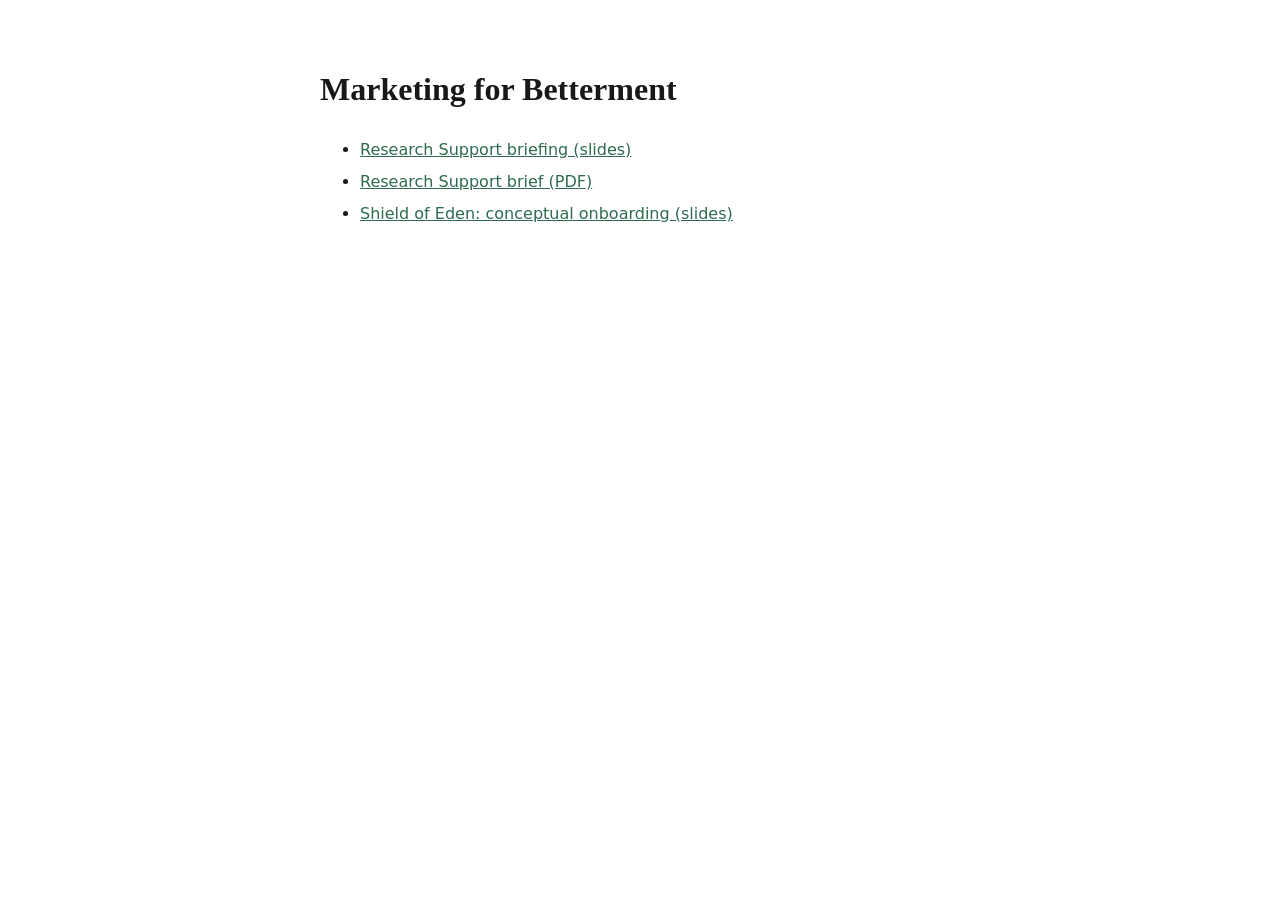
<file: index.html>
<!DOCTYPE html>
<html lang="en">
  <head>
    <meta charset="utf-8" />
    <meta name="viewport" content="width=device-width, initial-scale=1" />
    <title>Marketing for Betterment — Presentations</title>
    <style>
      body {
        max-width: 40rem;
        margin: 4rem auto;
        padding: 0 1.5rem;
        color: #16181a;
        font-family: "Segoe UI", system-ui, -apple-system, sans-serif;
        line-height: 1.6;
      }

      h1 {
        font-family: "Iowan Old Style", "Palatino Linotype", Georgia, serif;
        font-weight: 600;
      }

      a {
        color: #2e6b4f;
      }

      li + li {
        margin-top: 0.4rem;
      }
    </style>
  </head>
  <body>
    <h1>Marketing for Betterment</h1>
    <ul>
      <li><a href="presentations/research-support/">Research Support briefing (slides)</a></li>
      <li><a href="presentations/research-support/Marketing-for-Betterment-brief.pdf">Research Support brief (PDF)</a></li>
      <li><a href="presentations/conceptual-onboarding/">Shield of Eden: conceptual onboarding (slides)</a></li>
    </ul>
  </body>
</html>
</file>
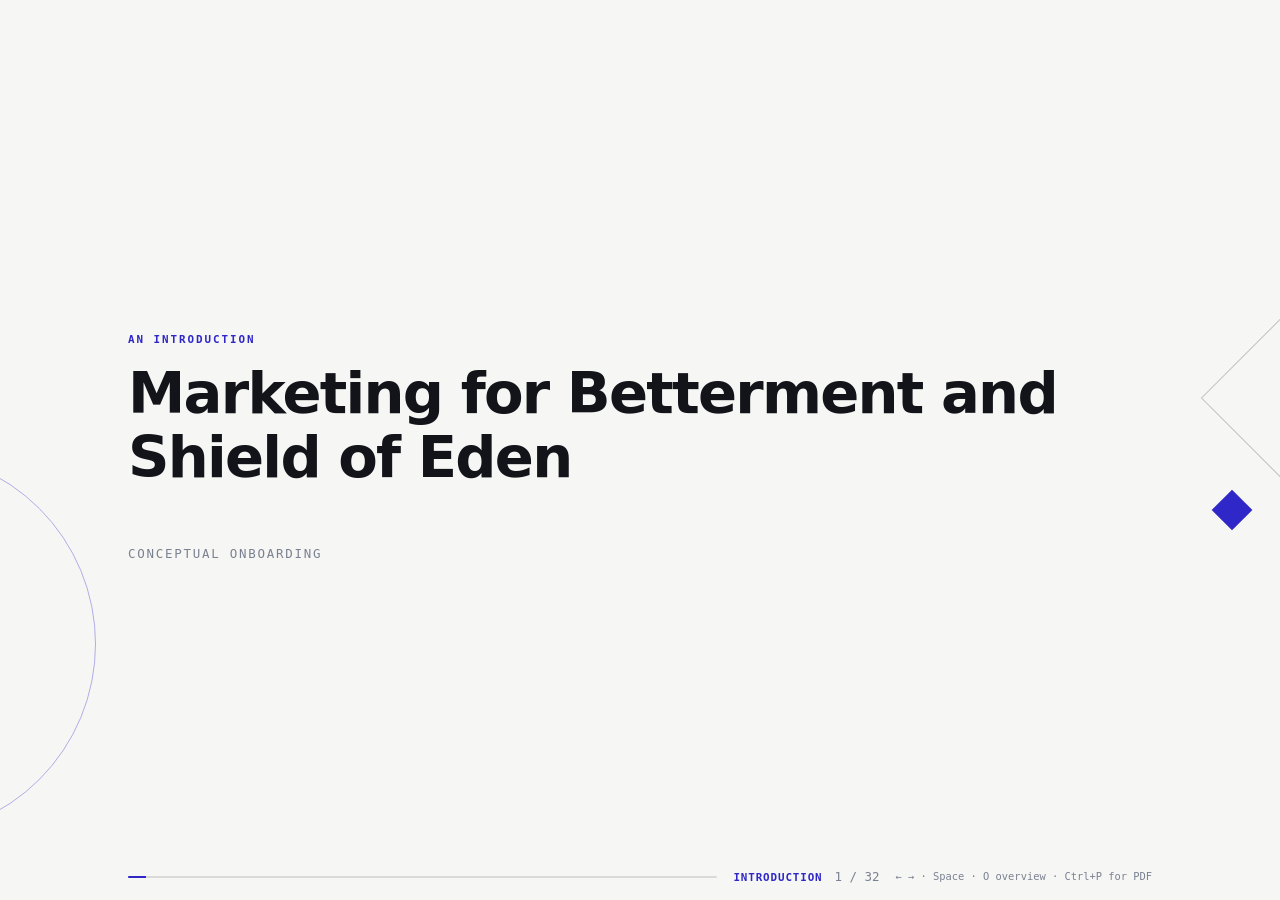
<file: presentations/conceptual-onboarding-v2/index.html>
<!DOCTYPE html>
<html lang="en">
  <head>
    <meta charset="utf-8" />
    <meta name="viewport" content="width=device-width, initial-scale=1" />
    <title>Shield of Eden — Conceptual onboarding</title>
    <link rel="stylesheet" href="styles.css" />
  </head>
  <body>
    <main class="deck" aria-live="polite">
<section class="slide title-slide active" data-section="Introduction">
        <p class="kicker">An introduction</p>
        <h1>Marketing for Betterment and Shield of Eden</h1>
        <p class="footer-line">Conceptual onboarding</p>
      </section>

      <section class="slide" data-section="Agenda">
        <p class="kicker">Agenda</p>
        <h2>Three parts</h2>
        <ol class="agenda">
          <li>
            <span class="agenda-num">01</span>
            <span class="agenda-title">Why we are here</span>
            <span class="agenda-desc">The problem with modern marketing, and what we want to do about it</span>
          </li>
          <li>
            <span class="agenda-num">02</span>
            <span class="agenda-title">Where we are</span>
            <span class="agenda-desc">The systems we have built so far and how they fit together</span>
          </li>
          <li>
            <span class="agenda-num">03</span>
            <span class="agenda-title">Where we want to be</span>
            <span class="agenda-desc">Our next phase and the milestones ahead</span>
          </li>
        </ol>
      </section>

      <!-- Part 1: why we are here — who we are and what we want to do -->
      <section class="slide divider" data-section="Why we are here">
        <p class="divider-index" aria-hidden="true">01</p>
        <p class="kicker">Transition</p>
        <h1>Why we are here</h1>
        <p class="lede">How marketing shapes people, society and the planet, and what Marketing for Betterment and Shield of Eden set out to change.</p>
      </section>

<section class="slide" data-section="Context">
        <p class="kicker">Context</p>
        <h2>Marketing in the modern era</h2>
        <div class="grid-3">
          <div class="card">
            <h3>Systematic</h3>
            <ul class="list-compact">
              <li>Algorithms, experimentation, generative AI</li>
              <li>1,000+ concurrent experiments at Booking.com<span class="source">Thomke (2020)</span></li>
            </ul>
          </div>
          <div class="card">
            <h3>Optimised for business outcomes</h3>
            <ul class="list-compact">
              <li>Sales, engagement, revenue</li>
              <li>97% of popular EU sites use dark patterns<span class="source">European Commission (2022)</span></li>
            </ul>
          </div>
          <div class="card">
            <h3>Wider effects rarely measured</h3>
            <ul class="list-compact">
              <li>On people, society and the planet</li>
              <li>Not a business performance indicator</li>
            </ul>
          </div>
        </div>
      </section>

<section class="slide" data-section="Evidence">
        <p class="kicker">Evidence</p>
        <h2>Negative consequences of marketing</h2>
        <div class="effects">
          <div class="effect-col">
            <img class="icon" src="../research-support/assets/icon-individual.png" alt="" />
            <h3>Individual</h3>
            <ul>
              <li>Mental health</li>
              <li>Self-perception</li>
              <li>Time management</li>
            </ul>
          </div>
          <div class="effect-col">
            <img class="icon" src="../research-support/assets/icon-society.png" alt="" />
            <h3>Society</h3>
            <ul>
              <li>Value distortion</li>
              <li>Social polarisation</li>
              <li>Trust</li>
            </ul>
          </div>
          <div class="effect-col">
            <img class="icon" src="../research-support/assets/icon-planet.png" alt="" />
            <h3>Planet</h3>
            <ul>
              <li>Overconsumption</li>
              <li>Waste generation</li>
              <li>Climate change</li>
            </ul>
          </div>
        </div>
      </section>

<section class="slide" data-section="Equilibrium">
        <p class="kicker">To address these challenges</p>
        <h2>We need to look at the environment that has created this equilibrium</h2>
        <div class="loop">
          <div class="node">Individuals</div>
          <span class="arrow" aria-hidden="true">→</span>
          <div class="node">Businesses</div>
          <span class="arrow" aria-hidden="true">↑</span>
          <span class="centre">each holds the others in place</span>
          <span class="arrow" aria-hidden="true">↓</span>
          <div class="node">Governments</div>
          <span class="arrow" aria-hidden="true">←</span>
          <div class="node">Scientific community</div>
        </div>
      </section>

<section class="slide" data-section="Equilibrium">
        <p class="kicker">Current equilibrium</p>
        <h2>Individuals</h2>
        <div class="grid-3">
          <div class="card">
            <h3>Lack of knowledge</h3>
            <ul class="list-compact">
              <li>Limited awareness</li>
              <li>Subtle, yet effective</li>
            </ul>
          </div>
          <div class="card">
            <h3>Heterogeneous effects</h3>
            <ul class="list-compact">
              <li>Helps some, harms others</li>
              <li>Hard to know if you are affected</li>
            </ul>
          </div>
          <div class="card">
            <h3>No empowerment tools</h3>
            <ul class="list-compact">
              <li>No way to see or switch it off</li>
              <li>The issue gets normalised</li>
            </ul>
          </div>
        </div>
        <p class="takeaway">Thus, there is no consumer demand for change.</p>
      </section>

<section class="slide" data-section="Equilibrium">
        <p class="kicker">Current equilibrium</p>
        <h2>Businesses</h2>
        <div class="grid-3">
          <div class="card">
            <h3>Incentives</h3>
            <ul class="list-compact">
              <li>Inherent for-profit nature</li>
              <li>No demand, no change</li>
            </ul>
          </div>
          <div class="card">
            <h3>Competition</h3>
            <ul class="list-compact">
              <li>Effective strategies spread fast</li>
              <li>Deviation means elimination</li>
            </ul>
          </div>
          <div class="card">
            <h3>No standards</h3>
            <ul class="list-compact">
              <li>No guidelines</li>
              <li>No signalling power</li>
            </ul>
          </div>
        </div>
        <p class="takeaway">Thus, businesses are stuck in a cycle of competitive optimisation where none can change behaviour.</p>
      </section>

<section class="slide" data-section="Equilibrium">
        <p class="kicker">Current equilibrium</p>
        <h2>Scientific community</h2>
        <div class="grid-3">
          <div class="card">
            <h3>Data constraints</h3>
            <ul class="list-compact">
              <li>Business data sharing</li>
              <li>Data sensitivity</li>
            </ul>
          </div>
          <div class="card">
            <h3>Experimental constraints</h3>
            <ul class="list-compact">
              <li>Limited student samples</li>
              <li>Unrealistic settings</li>
            </ul>
          </div>
          <div class="card">
            <h3>Technological constraints</h3>
            <ul class="list-compact">
              <li>No live A/B testing infrastructure</li>
              <li>Slow compared with business</li>
            </ul>
          </div>
        </div>
        <p class="takeaway">Thus, scientific evidence is slow, inconclusive and far behind industry.</p>
      </section>

<section class="slide" data-section="Equilibrium">
        <p class="kicker">Current equilibrium</p>
        <h2>Governments</h2>
        <div class="grid-3">
          <div class="card">
            <h3>No frameworks or standards</h3>
            <ul class="list-compact">
              <li>Laws exist (e.g. the DSA)</li>
              <li>How to measure well-being?</li>
            </ul>
          </div>
          <div class="card">
            <h3>Grey boundaries</h3>
            <ul class="list-compact">
              <li>No longer limited to big tech</li>
              <li>Hard to audit at small scale</li>
            </ul>
          </div>
          <div class="card">
            <h3>Heterogeneous effects</h3>
            <ul class="list-compact">
              <li>One rule for everyone</li>
              <li>Cannot act at individual level</li>
            </ul>
          </div>
        </div>
        <p class="takeaway">Thus, legislative action has been slow and weak compared with the threats.</p>      </section>

<section class="slide" data-section="Marketing for Betterment">
        <p class="kicker">Marketing for Betterment</p>
        <h2>Steering marketing toward individual, societal and environmental well-being by</h2>
        <div class="grid-3 pillars">
          <div class="pillar">
            <img class="icon" src="../research-support/assets/icon-awareness.png" alt="" />
            <h3>Creating awareness</h3>
          </div>
          <div class="pillar">
            <img class="icon" src="../research-support/assets/icon-research.png" alt="" />
            <h3>Fostering scientific research</h3>
          </div>
          <div class="pillar">
            <img class="icon" src="../research-support/assets/icon-tools.png" alt="" />
            <h3>Developing tools and technologies</h3>
          </div>
        </div>
      </section>

<section class="slide" data-section="Shield of Eden">
        <div class="product">
          <img class="emblem" src="../research-support/assets/shield-of-eden.png" alt="Shield of Eden emblem" />
          <div>
            <h2>Shield of Eden</h2>
            <p class="subtitle">A Chrome extension</p>
            <ul class="list-clean">
              <li>Create awareness on the spot</li>
              <li>Empower individuals</li>
              <li>Foster scientific research</li>
            </ul>
          </div>
        </div>
      </section>

<section class="slide" data-section="Shield of Eden">
        <p class="kicker">Shield of Eden</p>
        <h2>What is Shield of Eden?</h2>
        <p class="subtitle">A privacy-first browser extension connected to a research platform</p>
        <div class="grid-2 columns">
          <div>
            <h3>For users</h3>
            <div class="flow flow-vertical">
              <div class="step"><strong>Browse</strong>Use the web as usual</div>
              <span class="arrow" aria-hidden="true">→</span>
              <div class="step"><strong>Detect</strong>Guardians flag marketing techniques</div>
              <span class="arrow" aria-hidden="true">→</span>
              <div class="step"><strong>Protect</strong>The browser offers an intervention to protect consumers</div>
            </div>
          </div>
          <div>
            <h3>For researchers</h3>
            <div class="flow flow-vertical">
              <div class="step"><strong>Investigate</strong>Run experiments in real online settings</div>
              <span class="arrow" aria-hidden="true">→</span>
              <div class="step"><strong>Discover</strong>Produce causal evidence on what works</div>
              <span class="arrow" aria-hidden="true">→</span>
              <div class="step"><strong>Disseminate</strong>Deliver findings directly to users</div>
            </div>
          </div>
        </div>
        <p class="takeaway">A field lab for studying digital persuasion, and a personal shield for users.</p>
      </section>

<section class="slide" data-section="Shield of Eden">
        <p class="kicker">Functionalities</p>
        <h2>For researchers</h2>
        <ul class="list-clean list-detailed">
          <li><strong>Invite university cohorts</strong><span>Run different experiments on different cohorts</span></li>
          <li><strong>Run A/B tests</strong><span>Causal tests of techniques and interventions, several at the same time</span></li>
          <li><strong>Behavioural data</strong><span>Passive: clickstream, exposure to marketing techniques · Active: questionnaires following actions</span></li>
          <li><strong>Define and track behavioural metrics</strong><span>Followed throughout the experiment</span></li>
          <li><strong>AI report generator <em class="soon">Soon</em></strong><span>Runs routine analyses and generates scientific reports of the findings</span></li>
        </ul>
      </section>

<section class="slide" data-section="Shield of Eden">
        <p class="kicker">Functionalities</p>
        <h2>For users</h2>
        <ul class="list-clean list-detailed">
          <li><strong>See marketing techniques</strong><span>Guardians show the techniques registered in the system, on the page where they appear</span></li>
          <li><strong>Protect yourself</strong><span>Apply registered interventions that remove or reshape dark patterns</span></li>
          <li><strong>Gamified learning</strong><span>Lessons in the Learning Center on marketing interventions and how they work</span></li>
          <li><strong>Help the environment</strong><span>Participation turns into real-world planting</span></li>
          <li><strong>Get insight into your usage behaviour</strong><span>Personal browsing metrics, such as time spent on websites, in the User Panel</span></li>
        </ul>
      </section>

<section class="slide" data-section="Shield of Eden">
        <p class="kicker">Our goal for Shield of Eden</p>
        <h2>A platform accessible to all universities for scientific research</h2>
        <ul class="list-clean">
          <li>A standard environment for causal A/B testing</li>
          <li>A fast and reliable setting for testing hypotheses</li>
          <li>Evidence for legislation and regulation of digital platforms</li>
          <li>Scientific knowledge delivered directly to end users</li>
          <li>Evidence for creating standards in marketing</li>
        </ul>
        <p class="takeaway">We hope it pushes marketing research toward this field.</p>
      </section>

<section class="slide" data-section="Shield of Eden">
        <p class="kicker">Our goal for Shield of Eden</p>
        <h2>A platform to create awareness and empower individuals</h2>
        <div class="split">
          <ul class="list-clean">
            <li>Gamified learning about marketing techniques</li>
            <li>How to protect yourself against them</li>
            <li>Remove dark patterns in your browser</li>
            <li>Benefit from the latest findings</li>
          </ul>
          <figure class="screenshot">
            <img src="../research-support/assets/time%20measure.png" alt="User Panel insights: active time, sites visited, daily usage trend and time on sites" />
            <figcaption>User Panel · Insights</figcaption>
          </figure>
        </div>
        <p class="takeaway">We hope it increases knowledge, makes techniques less effective, and creates demand for change.</p>
      </section>

      <!-- Part 2: where we are — the technical systems built so far -->
      <section class="slide divider" data-section="Where we are">
        <p class="divider-index" aria-hidden="true">02</p>
        <p class="kicker">Transition</p>
        <h1>Where we are</h1>
        <p class="lede">What we have built so far: the systems behind Shield of Eden and how they fit together.</p>
      </section>

<section class="slide" data-section="Systems">
        <p class="kicker">Overview</p>
        <h2>How the pieces serve the solution</h2>
        <div class="map-group">
          <h3>Measurement — quantify user behavior</h3>
          <div class="map-chips">
            <span class="chip discover-c">Event Tracker</span>
            <span class="chip discover-c">Questionnaires</span>
            <span class="chip discover-c">Metrics</span>
          </div>
          <p class="map-sub">Scientific research — A/B testing mixed with measurement</p>
          <div class="map-chips">
            <span class="chip investigate-c">A/B Testing</span>
          </div>
        </div>
        <div class="map-group">
          <h3>Awareness</h3>
          <div class="map-chips">
            <span class="chip empower-c">Learning Center</span>
            <span class="chip empower-c">User Panel</span>
            <span class="chip empower-c">Guardians (warn)</span>
            <span class="chip empower-c">Rating system <em>(future)</em></span>
          </div>
          <p class="map-sub">Empowerment</p>
          <div class="map-chips">
            <span class="chip empower-c">Guardians (action)</span>
          </div>
        </div>
        <div class="map-group">
          <h3>Detection</h3>
          <div class="map-chips">
            <span class="chip surface-c">Reporting</span>
            <span class="chip surface-c">Web scraper <em>(future)</em></span>
          </div>
        </div>
        <div class="map-group">
          <h3>Backbone</h3>
          <div class="map-chips">
            <span class="chip surface-c">Admin Panel</span>
            <span class="chip surface-c">Contribution</span>
          </div>
        </div>
      </section>

<section class="slide" data-section="Systems">
        <p class="kicker">§2.1</p>
        <h2>Event Tracker</h2>
        <div class="system-body">
          <p class="what">
            <strong>What it is</strong>
            Captures browsing events and batch-reports them to the server.
          </p>
          <ul class="list-clean event-kinds">
            <li>
              <strong>Global events</strong> — on every site the user visits (page enter/leave, scroll, focus, visibility).
              <em>Example:</em> time spent with a tab open but looking elsewhere, so we can separate open time from active time.
            </li>
            <li>
              <strong>Site-specific events</strong> — named actions on particular sites.
              <em>Example:</em> a purchase on Amazon (total and item count) or watching a video on YouTube.
            </li>
            <li>
              <strong>Guardian activation events</strong> — when a guardian successfully runs (warn or action), that activation is recorded as an event.
              <em>Example:</em> a scarcity guardian warns on checkout → an activation event is stored and can later queue a questionnaire.
            </li>
          </ul>
          <p class="helps">
            <strong>How it helps the whole</strong>
            Makes digital influence measurable in the wild so experiments, metrics, and insights have real behavioral data.
          </p>
        </div>
      </section>

<section class="slide" data-section="Systems">
        <p class="kicker">§2.2</p>
        <h2>Guardian System</h2>
        <div class="system-body">
          <p class="what">
            <strong>What it is</strong>
            Packaged scripts that protect users from manipulative elements on real pages. Each released guardian has two levels the user can choose.
          </p>
          <ul class="list-clean event-kinds">
            <li>
              <strong>Warn</strong> — default level. Shows a warning so the user sees the technique without changing the page.
              <em>Example:</em> on checkout, flag fake scarcity (“Only 2 left!”) before the user acts on it.
            </li>
            <li>
              <strong>Action</strong> — intervenes: remove, hide, reshape, or add UI to disarm the pattern.
              <em>Example:</em> hide the scarcity cue, or add a direct unsubscribe path on a hard-to-cancel site.
            </li>
          </ul>
          <p class="helps">
            <strong>How it helps the whole</strong>
            Immediate individual protection without waiting for policy — and the interventions that research measures. A successful run also <strong>triggers a guardian-activation event</strong> in the Event Tracker (experimental guardians still run silently for the user).
          </p>
        </div>
      </section>

<section class="slide" data-section="Systems">
        <p class="kicker">§2.4</p>
        <h2>Questionnaires</h2>
        <div class="system-body">
          <p class="what">
            <strong>What it is</strong>
            Short or long self-report forms. They are <strong>queued by event triggers</strong> — when a matching event fires (including a guardian-activation event), the questionnaire enters the user’s inbox if it is related to them, not already queued, and not inside its re-ask buffer.
          </p>
          <p class="helps">
            <strong>How it helps the whole</strong>
            Captures what people felt — so behavior is interpreted alongside subjective experience, not guessed at.
          </p>
          <p class="example">
            <strong>Example</strong>
            After an Amazon purchase event — or after a guardian warns on that checkout — a short rating is queued in the extension popup for the user to answer or skip.
          </p>
        </div>
      </section>

<section class="slide" data-section="Systems">
        <p class="kicker">§2.5</p>
        <h2>Metrics</h2>
        <div class="system-body">
          <p class="what">
            <strong>What it is</strong>
            One measurement engine: scheduled system metrics, on-demand platform metrics, and per-project research metrics.
          </p>
          <p class="helps">
            <strong>How it helps the whole</strong>
            Every panel, study, and health check reads the same agreed numbers — including guardian and event-listener failure rates.
          </p>
          <p class="example">
            <strong>Example</strong>
            Nightly “average active time on site” for the User Panel; a researcher presses Run for “felt pressure by arm” on their project page.
          </p>
        </div>
      </section>

<section class="slide" data-section="Systems">
        <p class="kicker">§2.3</p>
        <h2>A/B Testing</h2>
        <div class="system-body">
          <p class="what">
            <strong>What it is</strong>
            Assigns participating users to arms at user or session level, with consent and opt-out. It builds on the <strong>Guardian System</strong> (each arm is an experimental guardian, including a no-op control) and the <strong>Event Tracker</strong> (outcomes are measured from behavioral events — and often questionnaires).
          </p>
          <p class="helps">
            <strong>How it helps the whole</strong>
            Produces causal evidence about which techniques harm and which interventions help — not just correlation.
          </p>
          <p class="example">
            <strong>Example</strong>
            Half of enrolled users get an experimental intervention guardian; half get an empty control. Events and questionnaires measure the difference.
          </p>
        </div>
      </section>

<section class="slide" data-section="Systems">
        <p class="kicker">§2.6</p>
        <h2>Learning Center</h2>
        <div class="system-body">
          <p class="what">
            <strong>What it is</strong>
            Lessons that open with a video and continue into HTML slides — technique, protection, optional self-check.
          </p>
          <p class="helps">
            <strong>How it helps the whole</strong>
            Builds lasting digital literacy so users recognize manipulative techniques even where no guardian exists yet.
          </p>
          <p class="example">
            <strong>Example</strong>
            From a guardian warning, Learn opens the confirmshaming lesson. First completion earns that lesson’s seed ball reward.
          </p>
        </div>
      </section>

<section class="slide" data-section="Systems">
        <p class="kicker">§2.7</p>
        <h2>Reporting</h2>
        <div class="system-body">
          <p class="what">
            <strong>What it is</strong>
            A crowdsourcing path for finding marketing tricks in the wild. Users can become <strong>Eden’s Knights</strong>; knights submit “Report to Eden” from the popup or right-click. Admins review reports, group them by site, and queue guardian work.
          </p>
          <p class="helps">
            <strong>How it helps the whole</strong>
            Knights extend detection far beyond what the core team can find alone — community eyes on the open web, with a review process that checks what is reported before it becomes a guardian.
          </p>
          <p class="example">
            <strong>Example</strong>
            A user earns knighthood, reports a confirmshaming pattern on a signup flow, and the team reviews it for a future guardian.
          </p>
        </div>
      </section>

<section class="slide" data-section="Systems">
        <p class="kicker">§2.8</p>
        <h2>Contribution</h2>
        <div class="system-body">
          <p class="what">
            <strong>What it is</strong>
            Our rewarding system for user participation. Users earn <strong>seed balls</strong> for science, learning, and community — and each seed ball becomes a seed in soil to grow, planted with our partner.
          </p>
          <p class="helps">
            <strong>How it helps the whole</strong>
            Ties digital contribution to real environmental impact, so participation is recognized without manipulative gamification.
          </p>
          <p class="example">
            <strong>Example</strong>
            A user finishes an experiment and a lesson, sees seed balls under “contribution to the planet,” and reads partner planting news.
          </p>
        </div>
      </section>

<section class="slide" data-section="Systems">
        <p class="kicker">§2.9</p>
        <h2>Main Website</h2>
        <div class="system-body">
          <p class="what">
            <strong>What it is</strong>
            Public entry: mission, How, install, contribution &amp; impact, invite-only auth, partnerships, legal.
          </p>
          <p class="helps">
            <strong>How it helps the whole</strong>
            Explains the mission, recruits users and partners, and routes people to install the extension and create an account.
          </p>
          <p class="example">
            <strong>Example</strong>
            A student receives an invite email, signs up with a code (no email stored on the account), then signs in once inside the extension.
          </p>
        </div>
      </section>

<section class="slide" data-section="Systems">
        <p class="kicker">§2.10</p>
        <h2>User Panel</h2>
        <div class="system-body">
          <p class="what">
            <strong>What it is</strong>
            Authenticated home: Profile, Guardians, Insights, Learning, Contribution, Activity, Settings — plus long questionnaires in a tab.
          </p>
          <p class="helps">
            <strong>How it helps the whole</strong>
            One place for users to control protection, see their own data, manage the three opt-outs, and exercise data rights.
          </p>
          <p class="example">
            <strong>Example</strong>
            Deactivate all guardians, turn off questionnaires, download my data — all without digging through the extension popup alone.
          </p>
        </div>
      </section>

<section class="slide" data-section="Systems">
        <p class="kicker">§2.11</p>
        <h2>Admin Panel</h2>
        <div class="system-body">
          <p class="what">
            <strong>What it is</strong>
            Operations and research control centre: users, research projects, guardians, events health, reports, contribution, platform settings.
          </p>
          <p class="helps">
            <strong>How it helps the whole</strong>
            Staff run the platform and studies safely — each role limited to its scope; research admins are view-oriented, authoring stays with Super Admin / System Moderator.
          </p>
          <p class="example">
            <strong>Example</strong>
            Overview / Health highlights failed guardians and outdated event listeners so the next extension release can fix them.
          </p>
        </div>
      </section>

      <!-- Part 3: where we want to be — the next phase -->
      <section class="slide divider" data-section="Next phase">
        <p class="divider-index" aria-hidden="true">03</p>
        <p class="kicker">Transition</p>
        <h1>Where we want to be</h1>
        <p class="lede">Our next phase: two milestones and what each one needs.</p>
      </section>

      <section class="slide" data-section="Next phase">
        <p class="kicker">Next phase</p>
        <h2>Two milestones ahead</h2>
        <div class="grid-2 columns">
          <div>
            <h3>Presentation in Singapore · December</h3>
            <ul class="list-clean plan-list">
              <li>Add the Researcher Panel</li>
              <li>
                Add a findings analysis page
                <ul>
                  <li>Use AI to analyse the results and draft the write-up</li>
                </ul>
              </li>
              <li>Add the Marketing for Betterment website</li>
              <li>Improve the Shield of Eden website</li>
            </ul>
          </div>
          <div>
            <h3>First trial launch at ESSEC · Winter</h3>
            <ul class="list-clean plan-list">
              <li>A smoother, more stylish user interface</li>
              <li>Consult with the ESSEC research ethics committee</li>
              <li>More user insight features, to make the product appealing for end users</li>
              <li>Several guardians for the sites people use most: YouTube, social media platforms and online shops</li>
            </ul>
          </div>
        </div>
      </section>
    </main>

    <header class="topbar" aria-hidden="true">
      <span class="initiative">Marketing for Betterment</span>
      <span class="mark">Shield of Eden</span>
    </header>

    <div class="chrome">
      <div class="progress-track" aria-hidden="true">
        <div class="progress-fill" id="progress-fill"></div>
      </div>
      <div class="meta">
        <span class="section-label" id="section-label">Introduction</span>
        <span class="counter" id="counter">1 / 32</span>
      </div>
      <span class="hint">← → · Space · O overview · Ctrl+P for PDF</span>
    </div>

    <div class="overview" id="overview" role="dialog" aria-label="Slide overview">
      <header>
        <h2>All slides</h2>
        <button type="button" class="close" id="overview-close">Close</button>
      </header>
      <div class="overview-grid" id="overview-grid"></div>
    </div>

    <script src="../shared/deck.js"></script>
  </body>
</html>
</file>
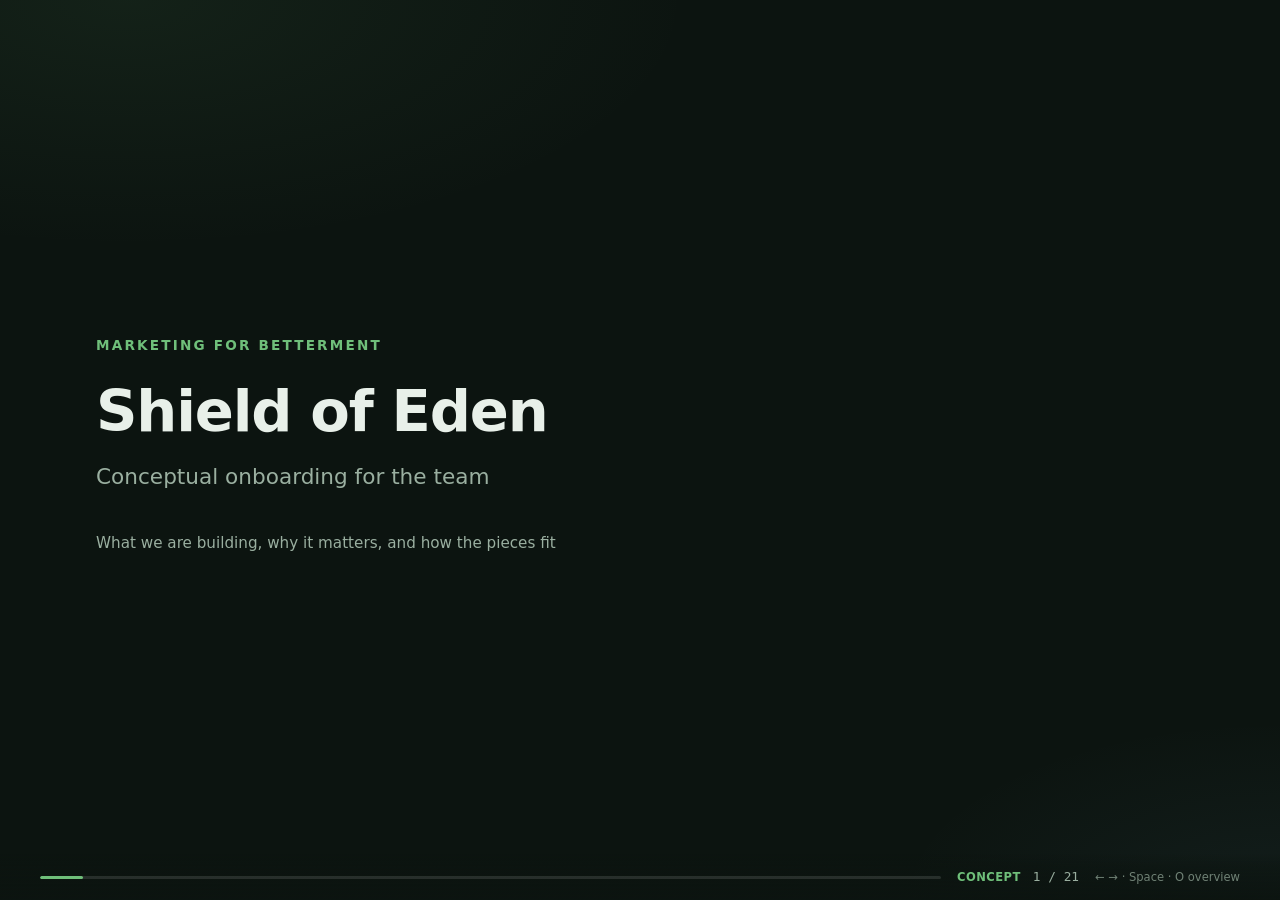
<file: presentations/conceptual-onboarding/index.html>
<!DOCTYPE html>
<html lang="en">
  <head>
    <meta charset="utf-8" />
    <meta name="viewport" content="width=device-width, initial-scale=1" />
    <title>Shield of Eden — Conceptual onboarding</title>
    <link rel="stylesheet" href="styles.css" />
  </head>
  <body>
    <main class="deck" aria-live="polite">
      <!-- ========== ACT 1 — CONCEPT ========== -->

      <section class="slide title-slide active" data-section="Concept">
        <p class="brand">Marketing for Betterment</p>
        <h1>Shield of Eden</h1>
        <p class="lede">Conceptual onboarding for the team</p>
        <p class="footer-line">What we are building, why it matters, and how the pieces fit</p>
      </section>

      <section class="slide" data-section="Concept">
        <p class="kicker">In one line</p>
        <blockquote class="quote">
          Shield of Eden is a digital shield that helps protect individual well-being by creating awareness and empowering people to change their online experience.
        </blockquote>
      </section>

      <section class="slide" data-section="Concept">
        <p class="kicker">Why we are doing this</p>
        <h2>An experimental culture on the open web</h2>
        <p class="lede">
          Digital platforms continuously test and optimize interfaces — A/B tests, personalization, friction design — to maximize attention, engagement, and conversion. That experimental culture is pervasive, sophisticated, and largely invisible to the people who experience it.
        </p>
      </section>

      <section class="slide" data-section="Concept">
        <p class="kicker">The problem</p>
        <h2>Why this culture goes unchecked</h2>
        <div class="grid-2">
          <div class="card">
            <span class="num">01</span>
            <h3>People are not aware</h3>
            <p>Most manipulative techniques operate below conscious awareness. Without seeing the mechanism, people cannot demand better.</p>
          </div>
          <div class="card">
            <span class="num">02</span>
            <h3>People are not empowered</h3>
            <p>Even when something feels wrong, individuals have little ability to disarm or reshape what they encounter.</p>
          </div>
          <div class="card">
            <span class="num">03</span>
            <h3>Little scientific research — and few standards</h3>
            <p>Researchers lack tools to measure influence in the wild, so evidence stays thin and shared standards do not form.</p>
          </div>
          <div class="card">
            <span class="num">04</span>
            <h3>Companies have no incentive to stop</h3>
            <p>Fierce competition rewards whoever converts better. With little public demand — itself a result of unawareness — nothing pushes platforms to change.</p>
          </div>
        </div>
      </section>

      <section class="slide" data-section="Concept">
        <p class="kicker">Our solution</p>
        <h2>What Shield of Eden does</h2>
        <div class="grid-2">
          <div class="card">
            <span class="num">01</span>
            <h3>Create awareness — theory and practice</h3>
            <p>Teach techniques in the Learning Center, and make them visible on real pages as people browse.</p>
          </div>
          <div class="card">
            <span class="num">02</span>
            <h3>Empower individuals — without waiting for law</h3>
            <p>Give people tools to disarm dark patterns and change their online experience themselves, without waiting for laws or regulations.</p>
          </div>
          <div class="card">
            <span class="num">03</span>
            <h3>Foster gold-standard scientific research</h3>
            <p>Use the same causal-inference techniques companies use for optimization — applied to well-being and manipulative design in the wild.</p>
          </div>
          <div class="card">
            <span class="num">04</span>
            <h3>Disseminate knowledge and standards</h3>
            <p>Share what we learn so that when someone visits a website, they can understand our standards for that site in real time.</p>
          </div>
        </div>
      </section>

      <section class="slide" data-section="Concept">
        <p class="kicker">Product shape</p>
        <h2>One platform, three pieces</h2>
        <div class="grid-3">
          <div class="card">
            <h3>Browser extension</h3>
            <p>Observes and intervenes on real pages — with the user’s consent.</p>
          </div>
          <div class="card">
            <h3>Server backend</h3>
            <p>Stores data, resolves studies, computes metrics and contributions.</p>
          </div>
          <div class="card">
            <h3>User-facing front</h3>
            <p>Website and panels in one surface: mission, install, signup, user control, and admin/research tools.</p>
          </div>
        </div>
      </section>

      <!-- ========== ACT 2 — SYSTEMS ========== -->

      <section class="slide section-divider" data-section="Systems">
        <p class="kicker">Act 2</p>
        <h1>Each system — and why it exists</h1>
        <p class="lede" style="text-align: center; margin-top: 1rem">
          One idea per slide: what it is, how it serves the whole, one example.
        </p>
      </section>

      <section class="slide" data-section="Systems">
        <p class="kicker">Overview</p>
        <h2>How the pieces serve the solution</h2>
        <div class="map-group">
          <h3>Measurement — quantify user behavior</h3>
          <div class="map-chips">
            <span class="chip discover-c">Event Tracker</span>
            <span class="chip discover-c">Questionnaires</span>
            <span class="chip discover-c">Metrics</span>
          </div>
          <p class="map-sub">Scientific research — A/B testing mixed with measurement</p>
          <div class="map-chips">
            <span class="chip investigate-c">A/B Testing</span>
          </div>
        </div>
        <div class="map-group">
          <h3>Awareness</h3>
          <div class="map-chips">
            <span class="chip empower-c">Learning Center</span>
            <span class="chip empower-c">User Panel</span>
            <span class="chip empower-c">Guardians (warn)</span>
            <span class="chip empower-c">Rating system <em>(future)</em></span>
          </div>
          <p class="map-sub">Empowerment</p>
          <div class="map-chips">
            <span class="chip empower-c">Guardians (action)</span>
          </div>
        </div>
        <div class="map-group">
          <h3>Detection</h3>
          <div class="map-chips">
            <span class="chip surface-c">Reporting</span>
            <span class="chip surface-c">Web scraper <em>(future)</em></span>
          </div>
        </div>
        <div class="map-group">
          <h3>Backbone</h3>
          <div class="map-chips">
            <span class="chip surface-c">Admin Panel</span>
            <span class="chip surface-c">Contribution</span>
          </div>
        </div>
      </section>

      <section class="slide" data-section="Systems">
        <p class="kicker">§2.1</p>
        <h2>Event Tracker</h2>
        <div class="system-body">
          <p class="what">
            <strong>What it is</strong>
            Captures browsing events and batch-reports them to the server.
          </p>
          <ul class="list-clean event-kinds">
            <li>
              <strong>Global events</strong> — on every site the user visits (page enter/leave, scroll, focus, visibility).
              <em>Example:</em> time spent with a tab open but looking elsewhere, so we can separate open time from active time.
            </li>
            <li>
              <strong>Site-specific events</strong> — named actions on particular sites.
              <em>Example:</em> a purchase on Amazon (total and item count) or watching a video on YouTube.
            </li>
            <li>
              <strong>Guardian activation events</strong> — when a guardian successfully runs (warn or action), that activation is recorded as an event.
              <em>Example:</em> a scarcity guardian warns on checkout → an activation event is stored and can later queue a questionnaire.
            </li>
          </ul>
          <p class="helps">
            <strong>How it helps the whole</strong>
            Makes digital influence measurable in the wild so experiments, metrics, and insights have real behavioral data.
          </p>
        </div>
      </section>

      <section class="slide" data-section="Systems">
        <p class="kicker">§2.2</p>
        <h2>Guardian System</h2>
        <div class="system-body">
          <p class="what">
            <strong>What it is</strong>
            Packaged scripts that protect users from manipulative elements on real pages. Each released guardian has two levels the user can choose.
          </p>
          <ul class="list-clean event-kinds">
            <li>
              <strong>Warn</strong> — default level. Shows a warning so the user sees the technique without changing the page.
              <em>Example:</em> on checkout, flag fake scarcity (“Only 2 left!”) before the user acts on it.
            </li>
            <li>
              <strong>Action</strong> — intervenes: remove, hide, reshape, or add UI to disarm the pattern.
              <em>Example:</em> hide the scarcity cue, or add a direct unsubscribe path on a hard-to-cancel site.
            </li>
          </ul>
          <p class="helps">
            <strong>How it helps the whole</strong>
            Immediate individual protection without waiting for policy — and the interventions that research measures. A successful run also <strong>triggers a guardian-activation event</strong> in the Event Tracker (experimental guardians still run silently for the user).
          </p>
        </div>
      </section>

      <section class="slide" data-section="Systems">
        <p class="kicker">§2.4</p>
        <h2>Questionnaires</h2>
        <div class="system-body">
          <p class="what">
            <strong>What it is</strong>
            Short or long self-report forms. They are <strong>queued by event triggers</strong> — when a matching event fires (including a guardian-activation event), the questionnaire enters the user’s inbox if it is related to them, not already queued, and not inside its re-ask buffer.
          </p>
          <p class="helps">
            <strong>How it helps the whole</strong>
            Captures what people felt — so behavior is interpreted alongside subjective experience, not guessed at.
          </p>
          <p class="example">
            <strong>Example</strong>
            After an Amazon purchase event — or after a guardian warns on that checkout — a short rating is queued in the extension popup for the user to answer or skip.
          </p>
        </div>
      </section>

      <section class="slide" data-section="Systems">
        <p class="kicker">§2.5</p>
        <h2>Metrics</h2>
        <div class="system-body">
          <p class="what">
            <strong>What it is</strong>
            One measurement engine: scheduled system metrics, on-demand platform metrics, and per-project research metrics.
          </p>
          <p class="helps">
            <strong>How it helps the whole</strong>
            Every panel, study, and health check reads the same agreed numbers — including guardian and event-listener failure rates.
          </p>
          <p class="example">
            <strong>Example</strong>
            Nightly “average active time on site” for the User Panel; a researcher presses Run for “felt pressure by arm” on their project page.
          </p>
        </div>
      </section>

      <section class="slide" data-section="Systems">
        <p class="kicker">§2.3</p>
        <h2>A/B Testing</h2>
        <div class="system-body">
          <p class="what">
            <strong>What it is</strong>
            Assigns participating users to arms at user or session level, with consent and opt-out. It builds on the <strong>Guardian System</strong> (each arm is an experimental guardian, including a no-op control) and the <strong>Event Tracker</strong> (outcomes are measured from behavioral events — and often questionnaires).
          </p>
          <p class="helps">
            <strong>How it helps the whole</strong>
            Produces causal evidence about which techniques harm and which interventions help — not just correlation.
          </p>
          <p class="example">
            <strong>Example</strong>
            Half of enrolled users get an experimental intervention guardian; half get an empty control. Events and questionnaires measure the difference.
          </p>
        </div>
      </section>

      <section class="slide" data-section="Systems">
        <p class="kicker">§2.6</p>
        <h2>Learning Center</h2>
        <div class="system-body">
          <p class="what">
            <strong>What it is</strong>
            Lessons that open with a video and continue into HTML slides — technique, protection, optional self-check.
          </p>
          <p class="helps">
            <strong>How it helps the whole</strong>
            Builds lasting digital literacy so users recognize manipulative techniques even where no guardian exists yet.
          </p>
          <p class="example">
            <strong>Example</strong>
            From a guardian warning, Learn opens the confirmshaming lesson. First completion earns that lesson’s seed ball reward.
          </p>
        </div>
      </section>

      <section class="slide" data-section="Systems">
        <p class="kicker">§2.7</p>
        <h2>Reporting</h2>
        <div class="system-body">
          <p class="what">
            <strong>What it is</strong>
            A crowdsourcing path for finding marketing tricks in the wild. Users can become <strong>Eden’s Knights</strong>; knights submit “Report to Eden” from the popup or right-click. Admins review reports, group them by site, and queue guardian work.
          </p>
          <p class="helps">
            <strong>How it helps the whole</strong>
            Knights extend detection far beyond what the core team can find alone — community eyes on the open web, with a review process that checks what is reported before it becomes a guardian.
          </p>
          <p class="example">
            <strong>Example</strong>
            A user earns knighthood, reports a confirmshaming pattern on a signup flow, and the team reviews it for a future guardian.
          </p>
        </div>
      </section>

      <section class="slide" data-section="Systems">
        <p class="kicker">§2.8</p>
        <h2>Contribution</h2>
        <div class="system-body">
          <p class="what">
            <strong>What it is</strong>
            Our rewarding system for user participation. Users earn <strong>seed balls</strong> for science, learning, and community — and each seed ball becomes a seed in soil to grow, planted with our partner.
          </p>
          <p class="helps">
            <strong>How it helps the whole</strong>
            Ties digital contribution to real environmental impact, so participation is recognized without manipulative gamification.
          </p>
          <p class="example">
            <strong>Example</strong>
            A user finishes an experiment and a lesson, sees seed balls under “contribution to the planet,” and reads partner planting news.
          </p>
        </div>
      </section>

      <section class="slide" data-section="Systems">
        <p class="kicker">§2.9</p>
        <h2>Main Website</h2>
        <div class="system-body">
          <p class="what">
            <strong>What it is</strong>
            Public entry: mission, How, install, contribution &amp; impact, invite-only auth, partnerships, legal.
          </p>
          <p class="helps">
            <strong>How it helps the whole</strong>
            Explains the mission, recruits users and partners, and routes people to install the extension and create an account.
          </p>
          <p class="example">
            <strong>Example</strong>
            A student receives an invite email, signs up with a code (no email stored on the account), then signs in once inside the extension.
          </p>
        </div>
      </section>

      <section class="slide" data-section="Systems">
        <p class="kicker">§2.10</p>
        <h2>User Panel</h2>
        <div class="system-body">
          <p class="what">
            <strong>What it is</strong>
            Authenticated home: Profile, Guardians, Insights, Learning, Contribution, Activity, Settings — plus long questionnaires in a tab.
          </p>
          <p class="helps">
            <strong>How it helps the whole</strong>
            One place for users to control protection, see their own data, manage the three opt-outs, and exercise data rights.
          </p>
          <p class="example">
            <strong>Example</strong>
            Deactivate all guardians, turn off questionnaires, download my data — all without digging through the extension popup alone.
          </p>
        </div>
      </section>

      <section class="slide" data-section="Systems">
        <p class="kicker">§2.11</p>
        <h2>Admin Panel</h2>
        <div class="system-body">
          <p class="what">
            <strong>What it is</strong>
            Operations and research control centre: users, research projects, guardians, events health, reports, contribution, platform settings.
          </p>
          <p class="helps">
            <strong>How it helps the whole</strong>
            Staff run the platform and studies safely — each role limited to its scope; research admins are view-oriented, authoring stays with Super Admin / System Moderator.
          </p>
          <p class="example">
            <strong>Example</strong>
            Overview / Health highlights failed guardians and outdated event listeners so the next extension release can fix them.
          </p>
        </div>
      </section>

      <!-- ========== PLATFORM NOTES ========== -->

      <section class="slide" data-section="Notes">
        <p class="kicker">Platform notes</p>
        <h2>Sanity checks — staying relevant</h2>
        <div class="rules">
          <div class="rule">
            <h3>Event listeners</h3>
            <p>
              Site-specific listeners include an <strong>embedded applicability check</strong>. If the page structure has changed and the listener no longer matches, the extension reports a failure to the server instead of going silently outdated.
            </p>
          </div>
          <div class="rule">
            <h3>Guardian scripts</h3>
            <p>
              Every guardian script starts with the same kind of check. If the page no longer matches, the guardian reports a failure rather than half-applying or breaking the host site. Failures surface in system health for the next release.
            </p>
          </div>
        </div>
      </section>

      <section class="slide" data-section="Notes">
        <p class="kicker">Platform notes</p>
        <h2>What ships in the package vs what syncs</h2>
        <div class="rules">
          <div class="rule">
            <h3>Shipped in the extension</h3>
            <p>
              <strong>Event listeners</strong> and <strong>guardian scripts</strong> are code inside the extension package. New or updated behaviour reaches users through a Chrome Web Store release.
            </p>
          </div>
          <div class="rule">
            <h3>Defined on the server, synced to the user</h3>
            <p>
              <strong>Questionnaires</strong> and <strong>A/B tests</strong> live on the server as configuration and are sent to eligible users through syncs — no remote script execution, only data that references capabilities already installed.
            </p>
          </div>
        </div>
      </section>
    </main>

    <div class="chrome" aria-hidden="false">
      <div class="progress-track" aria-hidden="true">
        <div class="progress-fill" id="progress-fill"></div>
      </div>
      <div class="meta">
        <span class="section-label" id="section-label">Concept</span>
        <span class="counter" id="counter">1 / 21</span>
      </div>
      <span class="hint">← → · Space · O overview</span>
    </div>

    <div class="overview" id="overview" role="dialog" aria-label="Slide overview">
      <header>
        <h2>All slides</h2>
        <button type="button" class="close" id="overview-close">Close</button>
      </header>
      <div class="overview-grid" id="overview-grid"></div>
    </div>

    <script src="../shared/deck.js"></script>
  </body>
</html>
</file>
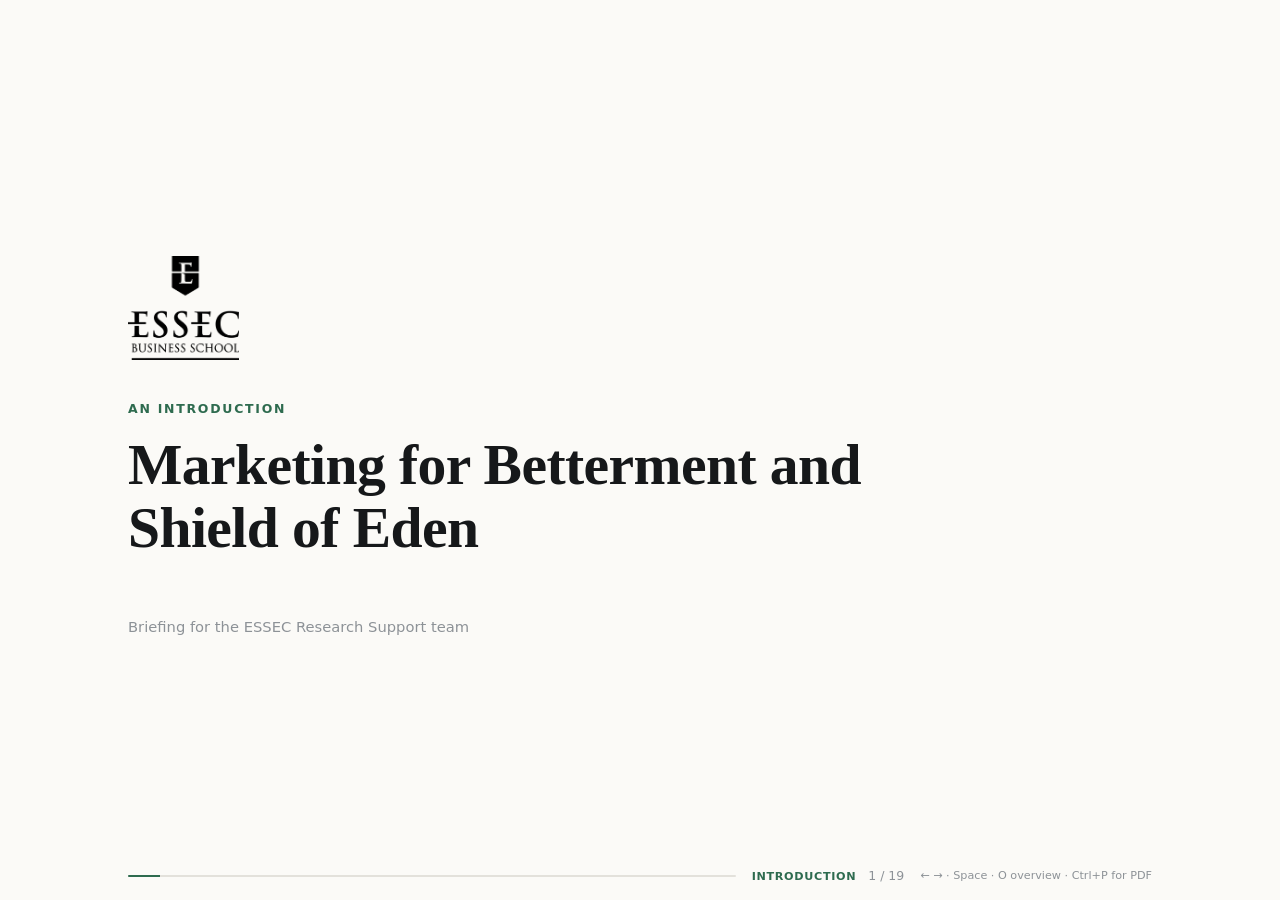
<file: presentations/research-support/index.html>
<!DOCTYPE html>
<html lang="en">
  <head>
    <meta charset="utf-8" />
    <meta name="viewport" content="width=device-width, initial-scale=1" />
    <title>Marketing for Betterment &amp; Shield of Eden — Research Support briefing</title>
    <link rel="stylesheet" href="styles.css" />
  </head>
  <body>
    <main class="deck" aria-live="polite">
      <!-- 0. Title -->
      <section class="slide title-slide active" data-section="Introduction">
        <img class="title-logo" src="assets/essec-logo.png" alt="ESSEC Business School" />
        <p class="kicker">An introduction</p>
        <h1>Marketing for Betterment and Shield of Eden</h1>
        <p class="footer-line">Briefing for the ESSEC Research Support team</p>
      </section>

      <!-- 1. Marketing in the modern era -->
      <section class="slide" data-section="Context">
        <p class="kicker">Context</p>
        <h2>Marketing in the modern era</h2>
        <div class="grid-3">
          <div class="card">
            <h3>Systematic</h3>
            <ul class="list-compact">
              <li>Algorithms, experimentation, generative AI</li>
              <li>1,000+ concurrent experiments at Booking.com<span class="source">Thomke (2020)</span></li>
            </ul>
          </div>
          <div class="card">
            <h3>Optimised for business outcomes</h3>
            <ul class="list-compact">
              <li>Sales, engagement, revenue</li>
              <li>97% of popular EU sites use dark patterns<span class="source">European Commission (2022)</span></li>
            </ul>
          </div>
          <div class="card">
            <h3>Wider effects rarely measured</h3>
            <ul class="list-compact">
              <li>On people, society and the planet</li>
              <li>Not a business performance indicator</li>
            </ul>
          </div>
        </div>
      </section>

      <!-- 2. Evidence -->
      <section class="slide" data-section="Evidence">
        <p class="kicker">Evidence</p>
        <h2>Negative consequences of marketing</h2>
        <div class="effects">
          <div class="effect-col">
            <img class="icon" src="assets/icon-individual.png" alt="" />
            <h3>Individual</h3>
            <ul>
              <li>Mental health</li>
              <li>Self-perception</li>
              <li>Time management</li>
            </ul>
          </div>
          <div class="effect-col">
            <img class="icon" src="assets/icon-society.png" alt="" />
            <h3>Society</h3>
            <ul>
              <li>Value distortion</li>
              <li>Social polarisation</li>
              <li>Trust</li>
            </ul>
          </div>
          <div class="effect-col">
            <img class="icon" src="assets/icon-planet.png" alt="" />
            <h3>Planet</h3>
            <ul>
              <li>Overconsumption</li>
              <li>Waste generation</li>
              <li>Climate change</li>
            </ul>
          </div>
        </div>
      </section>

      <!-- 3. The equilibrium -->
      <section class="slide" data-section="Equilibrium">
        <p class="kicker">To address these challenges</p>
        <h2>We need to look at the environment that has created this equilibrium</h2>
        <div class="loop">
          <div class="node">Individuals</div>
          <span class="arrow" aria-hidden="true">→</span>
          <div class="node">Businesses</div>
          <span class="arrow" aria-hidden="true">↑</span>
          <span class="centre">each holds the others in place</span>
          <span class="arrow" aria-hidden="true">↓</span>
          <div class="node">Governments</div>
          <span class="arrow" aria-hidden="true">←</span>
          <div class="node">Scientific community</div>
        </div>
      </section>

      <!-- 4. Individuals -->
      <section class="slide" data-section="Equilibrium">
        <p class="kicker">Current equilibrium</p>
        <h2>Individuals</h2>
        <div class="grid-3">
          <div class="card">
            <h3>Lack of knowledge</h3>
            <ul class="list-compact">
              <li>Limited awareness</li>
              <li>Subtle, yet effective</li>
            </ul>
          </div>
          <div class="card">
            <h3>Heterogeneous effects</h3>
            <ul class="list-compact">
              <li>Helps some, harms others</li>
              <li>Hard to know if you are affected</li>
            </ul>
          </div>
          <div class="card">
            <h3>No empowerment tools</h3>
            <ul class="list-compact">
              <li>No way to see or switch it off</li>
              <li>The issue gets normalised</li>
            </ul>
          </div>
        </div>
        <p class="takeaway">Thus, there is no consumer demand for change.</p>
      </section>

      <!-- 5. Businesses -->
      <section class="slide" data-section="Equilibrium">
        <p class="kicker">Current equilibrium</p>
        <h2>Businesses</h2>
        <div class="grid-3">
          <div class="card">
            <h3>Incentives</h3>
            <ul class="list-compact">
              <li>Inherent for-profit nature</li>
              <li>No demand, no change</li>
            </ul>
          </div>
          <div class="card">
            <h3>Competition</h3>
            <ul class="list-compact">
              <li>Effective strategies spread fast</li>
              <li>Deviation means elimination</li>
            </ul>
          </div>
          <div class="card">
            <h3>No standards</h3>
            <ul class="list-compact">
              <li>No guidelines</li>
              <li>No signalling power</li>
            </ul>
          </div>
        </div>
        <p class="takeaway">Thus, businesses are stuck in a cycle of competitive optimisation where none can change behaviour.</p>
      </section>

      <!-- 6. Scientific community -->
      <section class="slide" data-section="Equilibrium">
        <p class="kicker">Current equilibrium</p>
        <h2>Scientific community</h2>
        <div class="grid-3">
          <div class="card">
            <h3>Data constraints</h3>
            <ul class="list-compact">
              <li>Business data sharing</li>
              <li>Data sensitivity</li>
            </ul>
          </div>
          <div class="card">
            <h3>Experimental constraints</h3>
            <ul class="list-compact">
              <li>Limited student samples</li>
              <li>Unrealistic settings</li>
            </ul>
          </div>
          <div class="card">
            <h3>Technological constraints</h3>
            <ul class="list-compact">
              <li>No live A/B testing infrastructure</li>
              <li>Slow compared with business</li>
            </ul>
          </div>
        </div>
        <p class="takeaway">Thus, scientific evidence is slow, inconclusive and far behind industry.</p>
      </section>

      <!-- 7. Governments -->
      <section class="slide" data-section="Equilibrium">
        <p class="kicker">Current equilibrium</p>
        <h2>Governments</h2>
        <div class="grid-3">
          <div class="card">
            <h3>No frameworks or standards</h3>
            <ul class="list-compact">
              <li>Laws exist (e.g. the DSA)</li>
              <li>How to measure well-being?</li>
            </ul>
          </div>
          <div class="card">
            <h3>Grey boundaries</h3>
            <ul class="list-compact">
              <li>No longer limited to big tech</li>
              <li>Hard to audit at small scale</li>
            </ul>
          </div>
          <div class="card">
            <h3>Heterogeneous effects</h3>
            <ul class="list-compact">
              <li>One rule for everyone</li>
              <li>Cannot act at individual level</li>
            </ul>
          </div>
        </div>
        <p class="takeaway">Thus, legislative action has been slow and weak compared with the threats.</p>      </section>

      <!-- 8. Marketing for Betterment -->
      <section class="slide" data-section="Marketing for Betterment">
        <p class="kicker">Marketing for Betterment</p>
        <h2>Steering marketing toward individual, societal and environmental well-being by</h2>
        <div class="grid-3 pillars">
          <div class="pillar">
            <img class="icon" src="assets/icon-awareness.png" alt="" />
            <h3>Creating awareness</h3>
          </div>
          <div class="pillar">
            <img class="icon" src="assets/icon-research.png" alt="" />
            <h3>Fostering scientific research</h3>
          </div>
          <div class="pillar">
            <img class="icon" src="assets/icon-tools.png" alt="" />
            <h3>Developing tools and technologies</h3>
          </div>
        </div>
      </section>

      <!-- 9. Shield of Eden -->
      <section class="slide" data-section="Shield of Eden">
        <div class="product">
          <img class="emblem" src="assets/shield-of-eden.png" alt="Shield of Eden emblem" />
          <div>
            <h2>Shield of Eden</h2>
            <p class="subtitle">A Chrome extension</p>
            <ul class="list-clean">
              <li>Create awareness on the spot</li>
              <li>Empower individuals</li>
              <li>Foster scientific research</li>
            </ul>
          </div>
        </div>
      </section>

      <!-- 10. What is Shield of Eden -->
      <section class="slide" data-section="Shield of Eden">
        <p class="kicker">Shield of Eden</p>
        <h2>What is Shield of Eden?</h2>
        <p class="subtitle">A privacy-first browser extension connected to a research platform</p>
        <div class="grid-2 columns">
          <div>
            <h3>For users</h3>
            <div class="flow flow-vertical">
              <div class="step"><strong>Browse</strong>Use the web as usual</div>
              <span class="arrow" aria-hidden="true">→</span>
              <div class="step"><strong>Detect</strong>Guardians flag marketing techniques</div>
              <span class="arrow" aria-hidden="true">→</span>
              <div class="step"><strong>Protect</strong>The browser offers an intervention to protect consumers</div>
            </div>
          </div>
          <div>
            <h3>For researchers</h3>
            <div class="flow flow-vertical">
              <div class="step"><strong>Investigate</strong>Run experiments in real online settings</div>
              <span class="arrow" aria-hidden="true">→</span>
              <div class="step"><strong>Discover</strong>Produce causal evidence on what works</div>
              <span class="arrow" aria-hidden="true">→</span>
              <div class="step"><strong>Disseminate</strong>Deliver findings directly to users</div>
            </div>
          </div>
        </div>
        <p class="takeaway">A field lab for studying digital persuasion, and a personal shield for users.</p>
      </section>

      <!-- 11. Researcher-facing functionalities -->
      <section class="slide" data-section="Shield of Eden">
        <p class="kicker">Functionalities</p>
        <h2>For researchers</h2>
        <ul class="list-clean list-detailed">
          <li><strong>Invite university cohorts</strong><span>Run different experiments on different cohorts</span></li>
          <li><strong>Run A/B tests</strong><span>Causal tests of techniques and interventions, several at the same time</span></li>
          <li><strong>Behavioural data</strong><span>Passive: clickstream, exposure to marketing techniques · Active: questionnaires following actions</span></li>
          <li><strong>Define and track behavioural metrics</strong><span>Followed throughout the experiment</span></li>
          <li><strong>AI report generator <em class="soon">Soon</em></strong><span>Runs routine analyses and generates scientific reports of the findings</span></li>
        </ul>
      </section>

      <!-- 12. User-facing functionalities -->
      <section class="slide" data-section="Shield of Eden">
        <p class="kicker">Functionalities</p>
        <h2>For users</h2>
        <ul class="list-clean list-detailed">
          <li><strong>See marketing techniques</strong><span>Guardians show the techniques registered in the system, on the page where they appear</span></li>
          <li><strong>Protect yourself</strong><span>Apply registered interventions that remove or reshape dark patterns</span></li>
          <li><strong>Gamified learning</strong><span>Lessons in the Learning Center on marketing interventions and how they work</span></li>
          <li><strong>Help the environment</strong><span>Participation turns into real-world planting</span></li>
          <li><strong>Get insight into your usage behaviour</strong><span>Personal browsing metrics, such as time spent on websites, in the User Panel</span></li>
        </ul>
      </section>

      <!-- 13. Goal: research -->
      <section class="slide" data-section="Shield of Eden">
        <p class="kicker">Our goal for Shield of Eden</p>
        <h2>A platform accessible to all universities for scientific research</h2>
        <ul class="list-clean">
          <li>A standard environment for causal A/B testing</li>
          <li>A fast and reliable setting for testing hypotheses</li>
          <li>Evidence for legislation and regulation of digital platforms</li>
          <li>Scientific knowledge delivered directly to end users</li>
          <li>Evidence for creating standards in marketing</li>
        </ul>
        <p class="takeaway">We hope it pushes marketing research toward this field.</p>
      </section>

      <!-- 14. Goal: awareness & empowerment -->
      <section class="slide" data-section="Shield of Eden">
        <p class="kicker">Our goal for Shield of Eden</p>
        <h2>A platform to create awareness and empower individuals</h2>
        <div class="split">
          <ul class="list-clean">
            <li>Gamified learning about marketing techniques</li>
            <li>How to protect yourself against them</li>
            <li>Remove dark patterns in your browser</li>
            <li>Benefit from the latest findings</li>
          </ul>
          <figure class="screenshot">
            <img src="assets/time%20measure.png" alt="User Panel insights: active time, sites visited, daily usage trend and time on sites" />
            <figcaption>User Panel · Insights</figcaption>
          </figure>
        </div>
        <p class="takeaway">We hope it increases knowledge, makes techniques less effective, and creates demand for change.</p>
      </section>

      <!-- 15. Where we are -->
      <section class="slide" data-section="Status">
        <p class="kicker">Status</p>
        <h2>Where we are</h2>
        <div class="timeline">
          <div class="milestone done"><span class="dot"></span><h3>Conceptual design of the MVP</h3></div>
          <div class="milestone done"><span class="dot"></span><h3>Executable MVP</h3></div>
          <div class="milestone current">
            <span class="dot"></span>
            <h3>Testing and tuning based on user feedback</h3>
            <p>We are here · invite-only access</p>
          </div>
          <div class="milestone">
            <span class="dot"></span>
            <h3>ESSEC pilot</h3>
            <p>Expected winter 2027</p>
          </div>
        </div>
      </section>

      <!-- 16. Next steps and what we need -->
      <section class="slide" data-section="Next steps">
        <p class="kicker">Plan</p>
        <h2>Next steps and what we need</h2>
        <div class="grid-2 columns">
          <div>
            <h3>Next steps</h3>
            <ul class="list-clean">
              <li>Discuss with ESSEC and Metalab</li>
              <li>Obtain approval</li>
              <li>Pilot with a sample of ESSEC students</li>
            </ul>
          </div>
          <div>
            <h3>What we need</h3>
            <ul class="list-clean">
              <li>Financial support</li>
              <li>The team is in Iran</li>
              <li>An official home at ESSEC: a lab or research centre</li>
            </ul>
          </div>
        </div>
      </section>

      <!-- 17. Funding -->
      <section class="slide" data-section="Next steps">
        <p class="kicker">Funding</p>
        <h2>Finding the right funding opportunities, internal or external</h2>
        <div class="grid-2">
          <div class="card">
            <span class="label">External</span>
            <h3>ANR</h3>
          </div>
          <div class="card">
            <span class="label">External</span>
            <h3>CY projects</h3>
          </div>
          <div class="card">
            <span class="label">Internal</span>
            <h3>Internal calls</h3>
          </div>
          <div class="card upcoming">
            <span class="label">Other</span>
            <h3>Other options</h3>
            <p>Open to your suggestions</p>
          </div>
        </div>
      </section>

      <!-- 18. Closing -->
      <section class="slide title-slide" data-section="Discussion">
        <img class="title-logo" src="assets/essec-logo.png" alt="ESSEC Business School" />
        <p class="kicker">Thank you</p>
        <h1>Let us discuss potential opportunities</h1>
        <p class="footer-line">Marketing for Betterment · Shield of Eden</p>
      </section>
    </main>

    <header class="topbar" aria-hidden="true">
      <span class="initiative">Marketing for Betterment</span>
      <img src="assets/essec-logo.png" alt="" />
    </header>

    <div class="chrome">
      <div class="progress-track" aria-hidden="true">
        <div class="progress-fill" id="progress-fill"></div>
      </div>
      <div class="meta">
        <span class="section-label" id="section-label">Introduction</span>
        <span class="counter" id="counter">1 / 1</span>
      </div>
      <span class="hint">← → · Space · O overview · Ctrl+P for PDF</span>
    </div>

    <div class="overview" id="overview" role="dialog" aria-label="Slide overview">
      <header>
        <h2>All slides</h2>
        <button type="button" class="close" id="overview-close">Close</button>
      </header>
      <div class="overview-grid" id="overview-grid"></div>
    </div>

    <script src="../shared/deck.js"></script>
  </body>
</html>
</file>
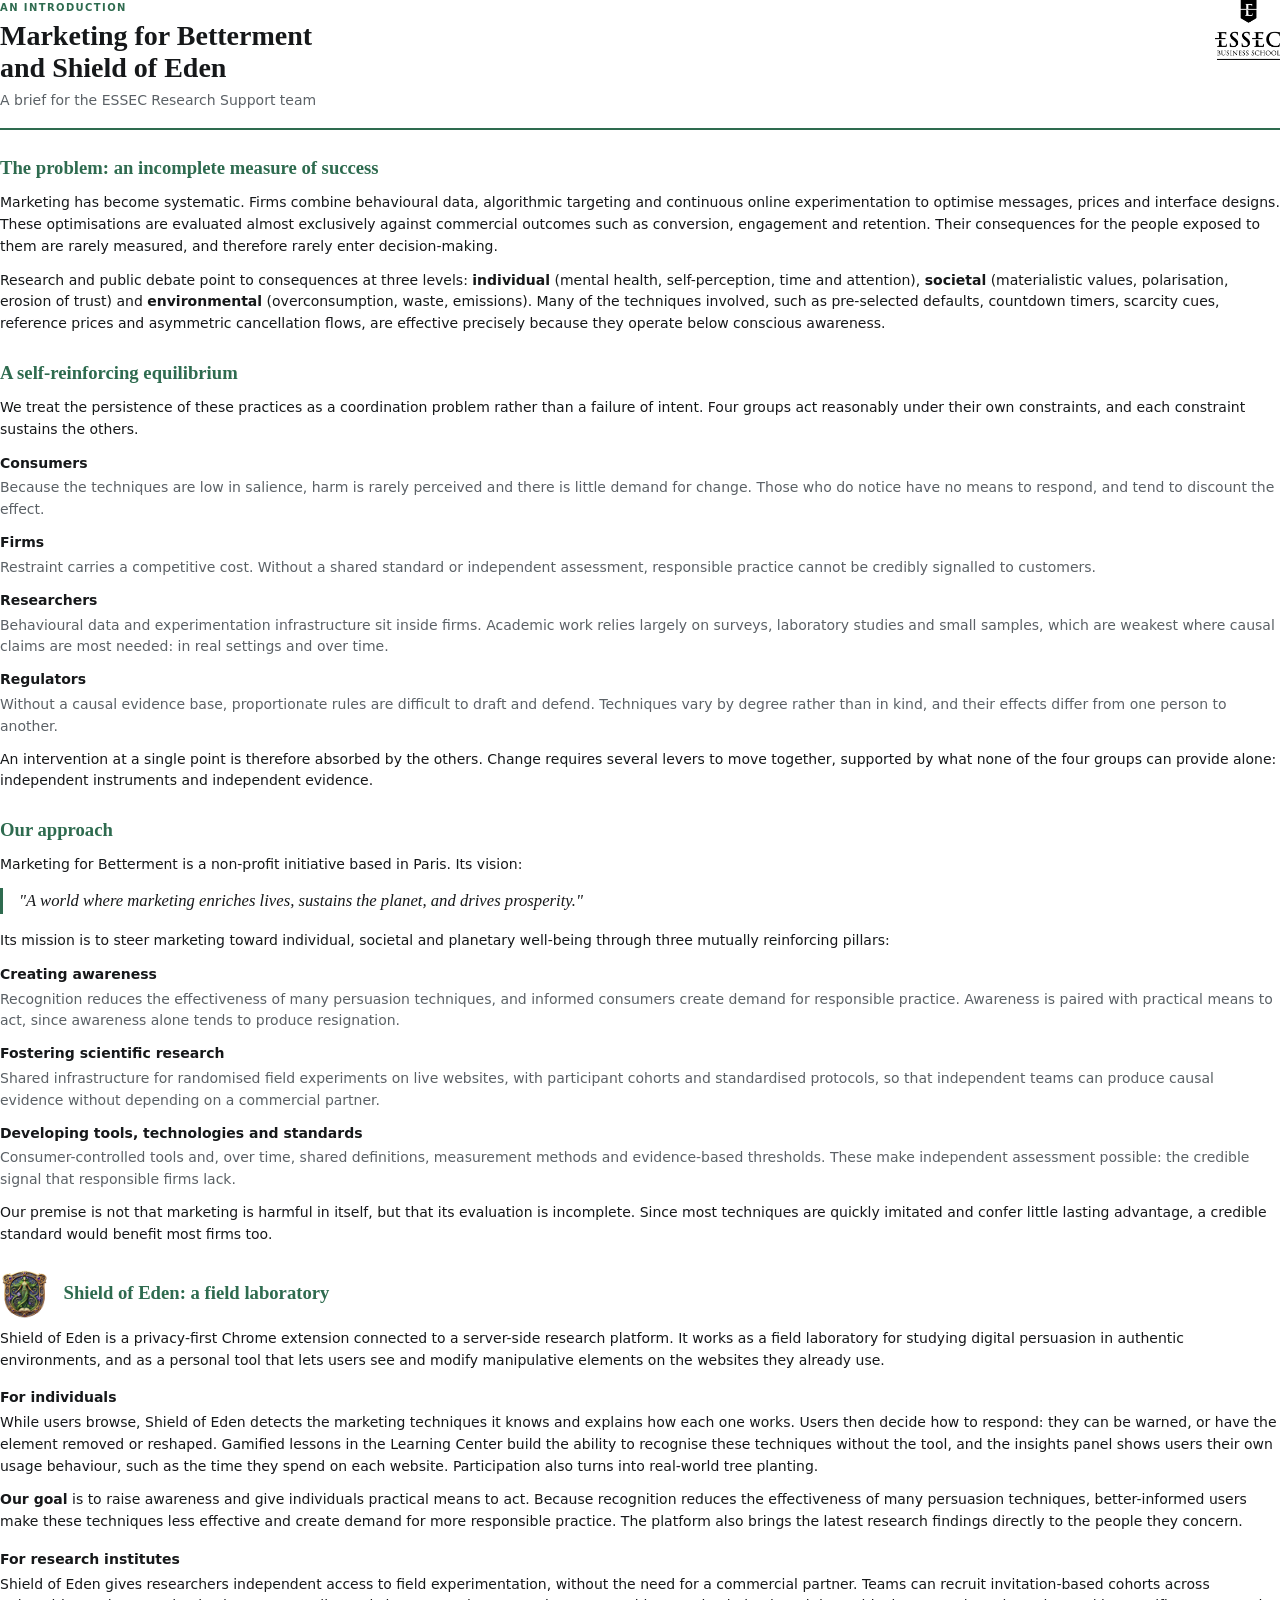
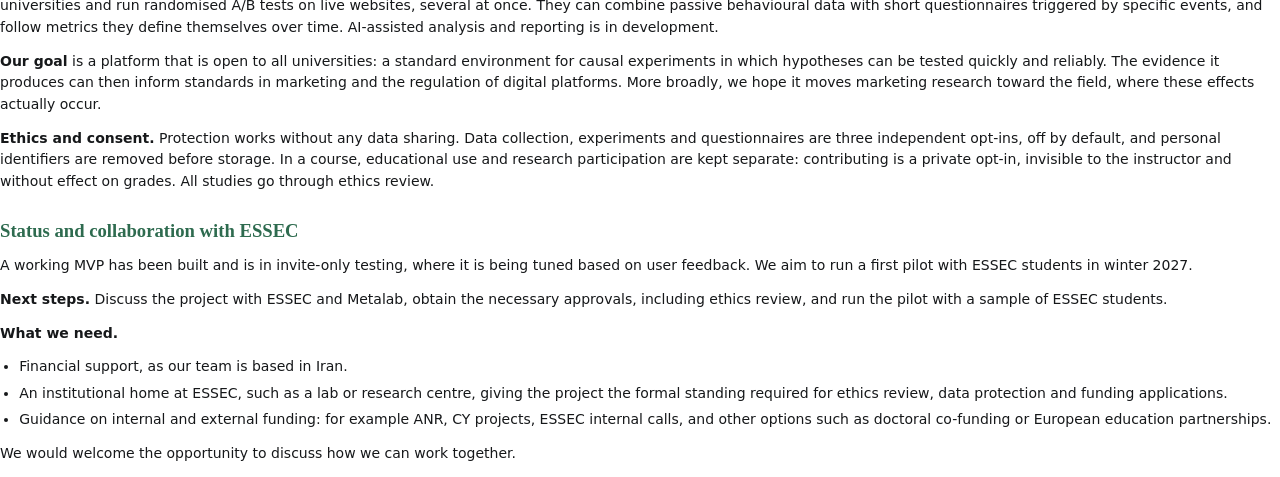
<file: presentations/research-support/brief.html>
<!DOCTYPE html>
<html lang="en">
  <head>
    <meta charset="utf-8" />
    <title>Marketing for Betterment and Shield of Eden — Brief</title>
    <style>
      @page {
        size: A4;
        margin: 20mm 22mm;
      }

      :root {
        --ink: #16181a;
        --ink-muted: #5b6166;
        --accent: #2e6b4f;
        --border: #e3e1db;
        --serif: "Iowan Old Style", "Palatino Linotype", Georgia, serif;
        --sans: "Segoe UI", system-ui, -apple-system, sans-serif;
      }

      * {
        box-sizing: border-box;
      }

      body {
        margin: 0;
        color: var(--ink);
        font-family: var(--sans);
        font-size: 10.5pt;
        line-height: 1.55;
      }

      header {
        display: flex;
        justify-content: space-between;
        align-items: flex-start;
        gap: 2rem;
        padding-bottom: 1rem;
        margin-bottom: 1.2rem;
        border-bottom: 2px solid var(--accent);
      }

      header img {
        height: 16mm;
      }

      .kicker {
        margin: 0 0 0.3rem;
        font-size: 7.5pt;
        font-weight: 600;
        letter-spacing: 0.14em;
        text-transform: uppercase;
        color: var(--accent);
      }

      h1,
      h2 {
        font-family: var(--serif);
        font-weight: 600;
      }

      h1 {
        margin: 0;
        font-size: 21pt;
        line-height: 1.15;
      }

      header .subtitle {
        margin: 0.35rem 0 0;
        color: var(--ink-muted);
      }

      h2 {
        margin: 1.5rem 0 0.6rem;
        font-size: 14pt;
        color: var(--accent);
      }

      h3 {
        margin: 0 0 0.2rem;
        font-size: 10.5pt;
      }

      p {
        margin: 0 0 0.75rem;
      }

      ul {
        margin: 0 0 0.75rem;
        padding-left: 1.2rem;
      }

      li + li {
        margin-top: 0.3rem;
      }

      .quote {
        margin: 0.4rem 0 1rem;
        padding-left: 1rem;
        border-left: 3px solid var(--accent);
        font-family: var(--serif);
        font-size: 12.5pt;
        font-style: italic;
      }

      .items > div {
        margin-bottom: 0.7rem;
      }

      .items p {
        margin: 0;
        color: var(--ink-muted);
      }

      .product-head {
        display: flex;
        align-items: center;
        gap: 0.9rem;
      }

      .product-head img {
        width: 13mm;
        height: auto;
      }

      .product-head h2 {
        margin: 0;
      }

      section.shield {
        margin-top: 1.5rem;
      }

      section.shield > .product-head {
        margin-bottom: 0.6rem;
      }

      section.shield > h3 {
        margin-top: 1rem;
      }

      h2,
      h3,
      .product-head {
        break-after: avoid;
      }

      .items > div,
      .quote,
      li {
        break-inside: avoid;
      }
    </style>
  </head>
  <body>
    <header>
      <div>
        <p class="kicker">An introduction</p>
        <h1>Marketing for Betterment<br />and Shield of Eden</h1>
        <p class="subtitle">A brief for the ESSEC Research Support team</p>
      </div>
      <img src="assets/essec-logo.png" alt="ESSEC Business School" />
    </header>

    <h2>The problem: an incomplete measure of success</h2>
    <p>
      Marketing has become systematic. Firms combine behavioural data, algorithmic targeting and continuous online
      experimentation to optimise messages, prices and interface designs. These optimisations are evaluated almost
      exclusively against commercial outcomes such as conversion, engagement and retention. Their consequences for
      the people exposed to them are rarely measured, and therefore rarely enter decision-making.
    </p>
    <p>
      Research and public debate point to consequences at three levels: <strong>individual</strong> (mental health,
      self-perception, time and attention), <strong>societal</strong> (materialistic values, polarisation, erosion of
      trust) and <strong>environmental</strong> (overconsumption, waste, emissions). Many of the techniques involved,
      such as pre-selected defaults, countdown timers, scarcity cues, reference prices and asymmetric cancellation
      flows, are effective precisely because they operate below conscious awareness.
    </p>

    <h2>A self-reinforcing equilibrium</h2>
    <p>
      We treat the persistence of these practices as a coordination problem rather than a failure of intent. Four
      groups act reasonably under their own constraints, and each constraint sustains the others.
    </p>
    <div class="items">
      <div>
        <h3>Consumers</h3>
        <p>
          Because the techniques are low in salience, harm is rarely perceived and there is little demand for change.
          Those who do notice have no means to respond, and tend to discount the effect.
        </p>
      </div>
      <div>
        <h3>Firms</h3>
        <p>
          Restraint carries a competitive cost. Without a shared standard or independent assessment, responsible
          practice cannot be credibly signalled to customers.
        </p>
      </div>
      <div>
        <h3>Researchers</h3>
        <p>
          Behavioural data and experimentation infrastructure sit inside firms. Academic work relies largely on
          surveys, laboratory studies and small samples, which are weakest where causal claims are most needed: in
          real settings and over time.
        </p>
      </div>
      <div>
        <h3>Regulators</h3>
        <p>
          Without a causal evidence base, proportionate rules are difficult to draft and defend. Techniques vary by
          degree rather than in kind, and their effects differ from one person to another.
        </p>
      </div>
    </div>
    <p>
      An intervention at a single point is therefore absorbed by the others. Change requires several levers to move
      together, supported by what none of the four groups can provide alone: independent instruments and independent
      evidence.
    </p>

    <h2>Our approach</h2>
    <p>Marketing for Betterment is a non-profit initiative based in Paris. Its vision:</p>
    <p class="quote">"A world where marketing enriches lives, sustains the planet, and drives prosperity."</p>
    <p>
      Its mission is to steer marketing toward individual, societal and planetary well-being through three mutually
      reinforcing pillars:
    </p>
    <div class="items">
      <div>
        <h3>Creating awareness</h3>
        <p>
          Recognition reduces the effectiveness of many persuasion techniques, and informed consumers create demand
          for responsible practice. Awareness is paired with practical means to act, since awareness alone tends to
          produce resignation.
        </p>
      </div>
      <div>
        <h3>Fostering scientific research</h3>
        <p>
          Shared infrastructure for randomised field experiments on live websites, with participant cohorts and
          standardised protocols, so that independent teams can produce causal evidence without depending on a
          commercial partner.
        </p>
      </div>
      <div>
        <h3>Developing tools, technologies and standards</h3>
        <p>
          Consumer-controlled tools and, over time, shared definitions, measurement methods and evidence-based
          thresholds. These make independent assessment possible: the credible signal that responsible firms lack.
        </p>
      </div>
    </div>
    <p>
      Our premise is not that marketing is harmful in itself, but that its evaluation is incomplete. Since most
      techniques are quickly imitated and confer little lasting advantage, a credible standard would benefit most
      firms too.
    </p>

    <section class="shield">
      <div class="product-head">
        <img src="assets/shield-of-eden.png" alt="" />
        <h2>Shield of Eden: a field laboratory</h2>
      </div>
      <p>
        Shield of Eden is a privacy-first Chrome extension connected to a server-side research platform. It works as a
        field laboratory for studying digital persuasion in authentic environments, and as a personal tool that lets
        users see and modify manipulative elements on the websites they already use.
      </p>
      <h3>For individuals</h3>
      <p>
        While users browse, Shield of Eden detects the marketing techniques it knows and explains how each one works.
        Users then decide how to respond: they can be warned, or have the element removed or reshaped. Gamified
        lessons in the Learning Center build the ability to recognise these techniques without the tool, and the
        insights panel shows users their own usage behaviour, such as the time they spend on each website.
        Participation also turns into real-world tree planting.
      </p>
      <p>
        <strong>Our goal</strong> is to raise awareness and give individuals practical means to act. Because
        recognition reduces the effectiveness of many persuasion techniques, better-informed users make these
        techniques less effective and create demand for more responsible practice. The platform also brings the latest
        research findings directly to the people they concern.
      </p>

      <h3>For research institutes</h3>
      <p>
        Shield of Eden gives researchers independent access to field experimentation, without the need for a
        commercial partner. Teams can recruit invitation-based cohorts across universities and run randomised A/B
        tests on live websites, several at once. They can combine passive behavioural data with short questionnaires
        triggered by specific events, and follow metrics they define themselves over time. AI-assisted analysis and
        reporting is in development.
      </p>
      <p>
        <strong>Our goal</strong> is a platform that is open to all universities: a standard environment for causal
        experiments in which hypotheses can be tested quickly and reliably. The evidence it produces can then inform
        standards in marketing and the regulation of digital platforms. More broadly, we hope it moves marketing
        research toward the field, where these effects actually occur.
      </p>
      <p>
        <strong>Ethics and consent.</strong> Protection works without any data sharing. Data collection, experiments
        and questionnaires are three independent opt-ins, off by default, and personal identifiers are removed before
        storage. In a course, educational use and research participation are kept separate: contributing is a private
        opt-in, invisible to the instructor and without effect on grades. All studies go through ethics review.
      </p>
    </section>

    <h2>Status and collaboration with ESSEC</h2>
    <p>
      A working MVP has been built and is in invite-only testing, where it is being tuned based on user feedback. We
      aim to run a first pilot with ESSEC students in winter 2027.
    </p>
    <p>
      <strong>Next steps.</strong> Discuss the project with ESSEC and Metalab, obtain the necessary approvals,
      including ethics review, and run the pilot with a sample of ESSEC students.
    </p>
    <p><strong>What we need.</strong></p>
    <ul>
      <li>Financial support, as our team is based in Iran.</li>
      <li>
        An institutional home at ESSEC, such as a lab or research centre, giving the project the formal standing
        required for ethics review, data protection and funding applications.
      </li>
      <li>
        Guidance on internal and external funding: for example ANR, CY projects, ESSEC internal calls, and other
        options such as doctoral co-funding or European education partnerships.
      </li>
    </ul>
    <p>We would welcome the opportunity to discuss how we can work together.</p>
  </body>
</html>
</file>
<file: presentations/conceptual-onboarding-v2/styles.css>
/* Conceptual onboarding v2 — light, geometric */

:root {
  --bg: #f6f6f4;
  --surface: #ffffff;
  --ink: #12141a;
  --ink-muted: #4e5563;
  --ink-faint: #7a8190;
  --accent: #2f27c8;
  --accent-soft: rgba(47, 39, 200, 0.08);
  --harm: #c4234a;
  --cyan: #0c7ea8;
  --violet: #6d28d9;
  --amber: #b45309;
  --border: rgba(18, 20, 26, 0.12);
  --display: "Bahnschrift", "Segoe UI", system-ui, sans-serif;
  --sans: "Segoe UI", system-ui, -apple-system, sans-serif;
  --mono: "Cascadia Code", "Cascadia Mono", Consolas, ui-monospace, monospace;
  --radius: 0.2rem;
  /* Content column as a share of the viewport, so it scales with the screen. */
  --content: 80vw;
  --gutter: max(1.25rem, calc((100vw - var(--content)) / 2));
}

/*
 * Every size in the deck is in rem, and 1rem tracks the viewport:
 * 16px at 1280×720, 20px at 1600×900, 24px at 1920×1080.
 * The vh term keeps wide or short windows from overflowing vertically.
 */
html {
  font-size: clamp(12px, min(1.25vw, 2.222vh), 40px);
}

*,
*::before,
*::after {
  box-sizing: border-box;
}

html,
body {
  margin: 0;
  height: 100%;
  background: var(--bg);
  color: var(--ink);
  font-family: var(--sans);
  line-height: 1.45;
  overflow: hidden;
}

/* ---------- Deck shell ---------- */

.deck {
  position: relative;
  width: 100vw;
  height: 100vh;
  overflow: hidden;
}

.slide {
  position: absolute;
  inset: 0;
  display: none;
  flex-direction: column;
  justify-content: center;
  padding: 5.5rem var(--gutter) 5rem;
  background: var(--bg);
  overflow: hidden;
}

/*
 * Background geometry: an arc in the left gutter and a diamond with a solid
 * accent square in the right gutter. Both are sized in rem so they stay
 * inside the gutters, clear of content, top bar and progress bar.
 */
.slide::before,
.slide::after {
  content: "";
  position: absolute;
  pointer-events: none;
  z-index: 0;
}

.slide::before {
  width: 24rem;
  height: 24rem;
  left: -18rem;
  bottom: 4rem;
  border: 1.5px solid rgba(47, 39, 200, 0.35);
  border-radius: 50%;
}

.slide::after {
  width: 7rem;
  height: 7rem;
  right: -3.5rem;
  top: 38%;
  border: 1.5px solid rgba(18, 20, 26, 0.22);
  transform: rotate(45deg);
  /* Offsets are in the rotated frame; outer shadows only paint outside the box. */
  box-shadow: 2.83rem 7.07rem 0 -2.6rem var(--accent);
}

.slide > * {
  position: relative;
  z-index: 1;
}

.slide.active {
  display: flex;
}

@media (max-width: 900px), (max-aspect-ratio: 1/1) {
  .slide {
    justify-content: flex-start;
    overflow-y: auto;
  }
}

/* Fixed top bar (hidden on the title slide) */

.topbar {
  position: fixed;
  top: 0;
  left: 0;
  right: 0;
  z-index: 20;
  display: flex;
  align-items: center;
  justify-content: space-between;
  padding: 1.25rem var(--gutter) 0;
  pointer-events: none;
}

.topbar .initiative,
.topbar .mark {
  font-family: var(--mono);
  font-size: 0.68rem;
  letter-spacing: 0.16em;
  text-transform: uppercase;
  font-weight: 600;
}

.topbar .initiative {
  color: var(--ink-faint);
}

.topbar .mark {
  color: var(--accent);
}

.deck:has(.title-slide.active) ~ .topbar {
  display: none;
}

/* ---------- Typography ---------- */

.kicker {
  font-family: var(--mono);
  font-size: 0.68rem;
  letter-spacing: 0.18em;
  text-transform: uppercase;
  color: var(--accent);
  margin: 0 0 0.9rem;
  font-weight: 600;
}

h1,
h2 {
  font-family: var(--display);
  font-weight: 600;
  letter-spacing: -0.03em;
}

h1 {
  font-size: 3.6rem;
  line-height: 1.1;
  margin: 0 0 1rem;
  max-width: 26ch;
}

h2 {
  font-size: 2.4rem;
  line-height: 1.15;
  margin: 0 0 1.4rem;
  max-width: 40ch;
}

h3 {
  margin: 0 0 0.4rem;
  font-size: 1.1rem;
  font-weight: 600;
}

.subtitle {
  margin: -0.75rem 0 1.25rem;
  font-size: 1.15rem;
  color: var(--ink-muted);
}

.takeaway {
  margin: 1.6rem 0 0;
  padding-top: 1rem;
  border-top: 1px solid var(--border);
  font-size: 1.1rem;
  color: var(--accent);
  font-weight: 600;
}

.source {
  display: block;
  margin-top: 0.3rem;
  font-size: 0.72rem;
  color: var(--ink-faint);
}

.icon {
  width: 3.25rem;
  height: 3.25rem;
  object-fit: contain;
  mix-blend-mode: multiply;
}

/* ---------- Title slide ---------- */

.title-slide .footer-line {
  margin-top: 2.5rem;
  font-family: var(--mono);
  font-size: 0.78rem;
  letter-spacing: 0.14em;
  text-transform: uppercase;
  color: var(--ink-faint);
}

/* ---------- Layout helpers ---------- */

.grid-2,
.grid-3 {
  display: grid;
  gap: 1rem 1.25rem;
}

.grid-2 {
  grid-template-columns: repeat(2, minmax(0, 1fr));
}

.grid-3 {
  grid-template-columns: repeat(3, minmax(0, 1fr));
}

.split {
  display: grid;
  grid-template-columns: minmax(0, 1fr) minmax(0, 1fr);
  gap: 2.5rem;
  align-items: center;
}

@media (max-width: 900px) {
  .grid-2,
  .grid-3,
  .split,
  .effects,
  .timeline {
    grid-template-columns: 1fr;
  }

  .milestone::before {
    display: none;
  }
}

/* ---------- Cards ---------- */

.card {
  background: var(--surface);
  border: 1px solid var(--border);
  border-radius: var(--radius);
  padding: 1rem 1.15rem;
  box-shadow: inset 2px 0 0 var(--accent);
}

.card p {
  margin: 0;
  font-size: 1rem;
  color: var(--ink-muted);
}

.card p strong {
  color: var(--ink);
}

.card .label {
  display: inline-block;
  margin-bottom: 0.5rem;
  font-size: 0.68rem;
  letter-spacing: 0.1em;
  text-transform: uppercase;
  font-weight: 600;
  color: var(--accent);
  background: var(--accent-soft);
  border-radius: 999px;
  padding: 0.18rem 0.6rem;
}

.card.upcoming {
  background: transparent;
  border-style: dashed;
}

/* ---------- Pillars (image with centred caption) ---------- */

.pillars {
  gap: 2rem;
}

.pillar {
  text-align: center;
}

.pillar .icon {
  display: block;
  width: 10rem;
  height: 10rem;
  margin: 0 auto 1rem;
}

.pillar h3 {
  font-size: 1.3rem;
}

/* ---------- Lists ---------- */

.list-clean {
  list-style: none;
  padding: 0;
  margin: 0;
}

.list-clean li {
  position: relative;
  padding: 0.65rem 0 0.65rem 1.25rem;
  border-bottom: 1px solid var(--border);
  font-size: 1.15rem;
  color: var(--ink);
}

.list-clean li:last-child {
  border-bottom: none;
}

.list-clean li::before {
  content: "";
  position: absolute;
  left: 0;
  top: 1.25rem;
  width: 0.4rem;
  height: 0.4rem;
  border-radius: 50%;
  background: var(--accent);
}

.list-clean li strong {
  color: var(--ink);
  font-weight: 600;
}

/* Bullets with a bold title and a one-line explanation underneath */
.list-detailed li {
  padding-top: 0.55rem;
  padding-bottom: 0.55rem;
}

.list-detailed li strong {
  display: block;
}

.list-detailed li span {
  display: block;
  margin-top: 0.1rem;
  font-size: 1rem;
  color: var(--ink-muted);
}

.soon {
  margin-left: 0.4rem;
  padding: 0.1rem 0.5rem;
  border-radius: 999px;
  background: var(--accent-soft);
  color: var(--accent);
  font-size: 0.68rem;
  font-style: normal;
  letter-spacing: 0.1em;
  text-transform: uppercase;
  vertical-align: middle;
}

.list-compact {
  margin: 0.35rem 0 0;
  padding-left: 1.1rem;
  font-size: 1rem;
  color: var(--ink-muted);
}

.list-compact li + li {
  margin-top: 0.3rem;
}

/* ---------- Evidence ---------- */

.effects {
  display: grid;
  grid-template-columns: repeat(3, minmax(0, 1fr));
  gap: 2rem;
}

.effect-col {
  text-align: center;
}

.effect-col .icon {
  display: block;
  width: 7rem;
  height: 7rem;
  margin: 0 auto 0.75rem;
}

.effect-col h3 {
  margin: 0;
  padding-bottom: 0.5rem;
  border-bottom: 2px solid var(--harm);
  font-size: 0.9rem;
  letter-spacing: 0.12em;
  text-transform: uppercase;
  color: var(--harm);
}

.effect-col ul {
  list-style: none;
  margin: 0;
  padding: 0;
}

.effect-col li {
  padding: 0.7rem 0;
  border-bottom: 1px solid var(--border);
  font-size: 1.15rem;
}

.effect-col li:last-child {
  border-bottom: none;
}

/* ---------- Coordination loop ---------- */

.loop {
  display: grid;
  grid-template-columns: minmax(0, 1fr) 3rem minmax(0, 1fr);
  grid-template-rows: auto 3rem auto;
  align-items: center;
  justify-items: center;
}

.loop .node {
  width: 100%;
  background: var(--surface);
  border: 1px solid var(--border);
  border-radius: var(--radius);
  padding: 1.1rem;
  text-align: center;
  font-size: 1.1rem;
  font-weight: 600;
}

.loop .arrow {
  font-size: 1.4rem;
  color: var(--accent);
}

.loop .centre {
  font-family: var(--mono);
  font-size: 0.72rem;
  letter-spacing: 0.06em;
  text-transform: uppercase;
  color: var(--ink-faint);
  white-space: nowrap;
}

/* ---------- Product slide ---------- */

.product {
  display: flex;
  justify-content: center;
  align-items: center;
  gap: 4rem;
}

.product .emblem {
  width: 20rem;
  height: auto;
}

@media (max-width: 900px) {
  .product {
    flex-direction: column;
    gap: 2rem;
  }

  .product .emblem {
    width: 9rem;
  }
}

/* ---------- Product screenshot ---------- */

.screenshot {
  margin: 0;
}

.screenshot img {
  display: block;
  max-width: 100%;
  max-height: 21rem;
  border: 1px solid var(--border);
  border-radius: var(--radius);
  box-shadow: 0 12px 32px rgba(18, 20, 26, 0.12);
}

.screenshot figcaption {
  margin-top: 0.5rem;
  font-size: 0.75rem;
  color: var(--ink-faint);
}

/* ---------- Timeline ---------- */

.timeline {
  display: grid;
  grid-template-columns: repeat(4, minmax(0, 1fr));
  gap: 1.25rem;
  padding-top: 1.75rem;
}

.milestone {
  position: relative;
}

/* Each milestone draws the line segment up to the next one, so finished segments can be coloured. */
.milestone::before {
  content: "";
  position: absolute;
  top: calc(-1.3rem - 1px);
  left: 0.45rem;
  right: -1.25rem;
  height: 2px;
  background: var(--border);
}

.milestone:last-child::before {
  right: 0;
}

.milestone.done::before {
  background: var(--accent);
}

.milestone.done h3 {
  color: var(--accent);
}

.milestone p {
  margin: 0;
  font-size: 0.9rem;
  color: var(--ink-muted);
}

.milestone .dot {
  position: absolute;
  top: -1.75rem;
  left: 0;
  width: 0.9rem;
  height: 0.9rem;
  border-radius: 50%;
  background: var(--bg);
  border: 2px solid var(--border);
}

.milestone.done .dot {
  background: var(--accent);
  border-color: var(--accent);
}

.milestone.current .dot {
  border-color: var(--accent);
  box-shadow: 0 0 0 4px var(--accent-soft);
}

.milestone:not(.done):not(.current) h3 {
  color: var(--ink-faint);
}

/* ---------- Flow ---------- */

.flow {
  display: flex;
  align-items: stretch;
  gap: 0.75rem;
}

.flow .step {
  flex: 1 1 0;
  min-width: 0;
  background: var(--surface);
  border: 1px solid var(--border);
  border-radius: var(--radius);
  padding: 1rem 1.15rem;
  font-size: 1.1rem;
  font-weight: 600;
}

.flow .step strong {
  display: block;
  font-size: 0.72rem;
  letter-spacing: 0.1em;
  text-transform: uppercase;
  color: var(--accent);
  margin-bottom: 0.25rem;
}

.flow .arrow {
  align-self: center;
  color: var(--accent);
  font-size: 1.2rem;
}

.flow-vertical {
  flex-direction: column;
  gap: 0.2rem;
}

.flow-vertical .step {
  flex: none;
  padding: 0.65rem 1rem;
}

.flow-vertical .arrow {
  font-size: 1rem;
  line-height: 1;
  transform: rotate(90deg);
}

@media (max-width: 900px) {
  .flow {
    flex-direction: column;
  }

  .flow .arrow {
    transform: rotate(90deg);
  }
}

/* ---------- Titled columns ---------- */

.columns {
  gap: 1.5rem 3rem;
}

.columns h3 {
  margin: 0 0 0.75rem;
  padding-bottom: 0.5rem;
  border-bottom: 2px solid var(--accent);
  font-size: 0.9rem;
  letter-spacing: 0.12em;
  text-transform: uppercase;
  color: var(--accent);
}

/* ---------- Transition slides ---------- */

.divider-index {
  margin: 0 0 0.5rem;
  font-family: var(--display);
  font-size: 9rem;
  font-weight: 600;
  line-height: 0.9;
  letter-spacing: -0.04em;
  color: transparent;
  -webkit-text-stroke: 1.5px var(--accent);
}

.divider h1 {
  font-size: 4.2rem;
}

.divider .lede {
  margin: 0;
  max-width: 42ch;
  font-size: 1.2rem;
  color: var(--ink-muted);
}

/* ---------- Agenda ---------- */

.agenda {
  list-style: none;
  margin: 0.5rem 0 0;
  padding: 0;
  max-width: 52rem;
}

.agenda li {
  display: grid;
  grid-template-columns: 6rem minmax(0, 1fr);
  grid-template-rows: auto auto;
  column-gap: 1.5rem;
  align-items: baseline;
  padding: 1.1rem 0;
  border-top: 1px solid var(--border);
}

.agenda li:last-child {
  border-bottom: 1px solid var(--border);
}

.agenda-num {
  grid-row: 1 / span 2;
  align-self: center;
  font-family: var(--display);
  font-size: 3.2rem;
  font-weight: 600;
  line-height: 1;
  letter-spacing: -0.04em;
  color: transparent;
  -webkit-text-stroke: 1.2px var(--accent);
}

.agenda-title {
  font-family: var(--display);
  font-size: 1.6rem;
  font-weight: 600;
  letter-spacing: -0.02em;
  color: var(--ink);
}

.agenda-desc {
  margin-top: 0.2rem;
  font-size: 1rem;
  color: var(--ink-muted);
}

/* ---------- Plan lists (one level of sub-points) ---------- */

.plan-list li {
  font-size: 1.05rem;
}

.plan-list ul {
  list-style: none;
  margin: 0.35rem 0 0;
  padding: 0;
}

.plan-list ul li {
  padding: 0.2rem 0 0.2rem 1.1rem;
  border-bottom: none;
  font-size: 0.95rem;
  color: var(--ink-muted);
}

.plan-list ul li::before {
  top: 0.62rem;
  width: 0.45rem;
  height: 1px;
  border-radius: 0;
}

/* ---------- Chrome (progress + counter) ---------- */

.chrome {
  position: fixed;
  left: 0;
  right: 0;
  bottom: 0;
  z-index: 20;
  display: flex;
  align-items: center;
  gap: 1rem;
  padding: 0.9rem var(--gutter);
  pointer-events: none;
}

.chrome > * {
  pointer-events: auto;
}

.progress-track {
  flex: 1;
  height: 2px;
  background: var(--border);
  border-radius: 999px;
  overflow: hidden;
}

.progress-fill {
  height: 100%;
  width: 0%;
  background: var(--accent);
  transition: width 0.2s ease;
}

.meta {
  display: flex;
  align-items: baseline;
  gap: 0.75rem;
  white-space: nowrap;
  font-size: 0.78rem;
  color: var(--ink-faint);
}

.meta .section-label {
  font-family: var(--mono);
  color: var(--accent);
  font-weight: 600;
  letter-spacing: 0.08em;
  text-transform: uppercase;
  font-size: 0.68rem;
}

.meta .counter {
  font-family: var(--mono);
  font-variant-numeric: tabular-nums;
}

.hint {
  font-family: var(--mono);
  font-size: 0.65rem;
  color: var(--ink-faint);
  white-space: nowrap;
}

@media (max-width: 720px) {
  .hint {
    display: none;
  }
}

/* ---------- Overview ---------- */

.overview {
  position: fixed;
  inset: 0;
  z-index: 40;
  display: none;
  flex-direction: column;
  background: rgba(246, 246, 244, 0.96);
  padding: 1.5rem;
  overflow: auto;
}

.overview.open {
  display: flex;
}

.overview header {
  display: flex;
  justify-content: space-between;
  align-items: center;
  margin-bottom: 1rem;
}

.overview h2 {
  margin: 0;
  font-size: 1.25rem;
  max-width: none;
}

.overview button.close {
  background: var(--surface);
  border: 1px solid var(--border);
  color: var(--ink);
  border-radius: 0.5rem;
  padding: 0.4rem 0.75rem;
  cursor: pointer;
  font: inherit;
}

.overview-grid {
  display: grid;
  grid-template-columns: repeat(auto-fill, minmax(11rem, 1fr));
  gap: 0.65rem;
}

.overview-item {
  text-align: left;
  background: var(--surface);
  border: 1px solid var(--border);
  border-radius: var(--radius);
  padding: 0.75rem;
  color: var(--ink);
  cursor: pointer;
  font: inherit;
  transition: border-color 0.15s ease, background 0.15s ease;
}

.overview-item:hover,
.overview-item.current {
  border-color: var(--accent);
  background: var(--accent-soft);
}

.overview-item .oi-num {
  display: block;
  font-size: 0.7rem;
  color: var(--accent);
  margin-bottom: 0.25rem;
}

.overview-item .oi-title {
  font-size: 0.82rem;
  line-height: 1.3;
}

/* ---------- Systems map and system slides ---------- */

.system-body {
  display: grid;
  gap: 0.85rem;
  max-width: 54rem;
}

.system-body .list-clean {
  margin: 0;
}

.system-body .list-clean li {
  font-size: 1.02rem;
  color: var(--ink-muted);
  padding-top: 0.4rem;
  padding-bottom: 0.4rem;
}

.system-body .list-clean li strong {
  color: var(--ink);
}

.system-body .list-clean li em {
  color: var(--ink);
  font-style: normal;
  font-weight: 600;
}

.system-body .what,
.system-body .helps,
.system-body .example {
  margin: 0;
  font-size: 1.05rem;
  color: var(--ink-muted);
}

.system-body .what strong,
.system-body .helps strong,
.system-body .example strong {
  display: block;
  margin-bottom: 0.3rem;
  color: var(--ink);
  font-size: 0.72rem;
  font-weight: 600;
  letter-spacing: 0.1em;
  text-transform: uppercase;
}

.system-body .what strong ~ strong,
.system-body .helps strong ~ strong,
.system-body .example strong ~ strong {
  display: inline;
  margin: 0;
  color: var(--ink);
  font-size: inherit;
  letter-spacing: 0;
  text-transform: none;
}

.system-body .example {
  padding: 0.9rem 1.1rem;
  background: var(--accent-soft);
  border: 1px solid var(--border);
  border-radius: var(--radius);
}

.map-group {
  margin-top: 0.65rem;
}

.map-group h3 {
  margin: 0 0 0.4rem;
  font-size: 0.78rem;
  font-weight: 600;
  letter-spacing: 0.1em;
  text-transform: uppercase;
  color: var(--ink-muted);
}

.map-sub {
  margin: 0.5rem 0 0.35rem 0.35rem;
  font-size: 0.72rem;
  font-weight: 600;
  letter-spacing: 0.08em;
  text-transform: uppercase;
  color: var(--accent);
}

.map-group .map-chips + .map-sub + .map-chips {
  margin-left: 0.35rem;
  padding-left: 0.65rem;
  border-left: 2px solid var(--accent);
}

.map-chips {
  display: flex;
  flex-wrap: wrap;
  gap: 0.4rem;
}

.chip {
  padding: 0.35rem 0.75rem;
  border: 1px solid var(--border);
  border-radius: 999px;
  background: var(--surface);
  color: var(--ink);
  font-size: 0.9rem;
}

.chip em {
  color: var(--ink-faint);
  font-style: italic;
  font-weight: 500;
}

.chip.empower-c {
  border-color: var(--accent);
  color: var(--accent);
}

.chip.investigate-c {
  border-color: var(--cyan);
  color: var(--cyan);
}

.chip.discover-c {
  border-color: var(--violet);
  color: var(--violet);
}

.chip.surface-c {
  border-color: var(--amber);
  color: var(--amber);
}

/* ---------- Print / PDF export (one slide per 16:9 page) ---------- */

@page {
  size: 13.333in 7.5in;
  margin: 0;
}

@media print {
  html,
  body {
    height: auto;
    overflow: visible;
  }

  .deck {
    width: auto;
    height: auto;
    overflow: visible;
  }

  .slide {
    display: flex !important;
    position: relative;
    width: 13.333in;
    height: 7.5in;
    break-after: page;
  }

  .chrome,
  .overview {
    display: none !important;
  }

  .deck:has(.title-slide.active) ~ .topbar {
    display: flex;
  }
}
</file>
<file: presentations/conceptual-onboarding/styles.css>
/* Shield of Eden — conceptual onboarding deck */

:root {
  --bg: #0c1410;
  --bg-elevated: #142018;
  --ink: #e8f0e9;
  --ink-muted: #9aafa0;
  --accent: #6fbf7a;
  --accent-soft: rgba(111, 191, 122, 0.14);
  --accent-strong: #a8e0b0;
  --warn: #d4a574;
  --border: rgba(232, 240, 233, 0.12);
  --pill-investigate: #7eb8d4;
  --pill-discover: #c4a8e0;
  --pill-empower: #6fbf7a;
  --font: "Segoe UI", system-ui, -apple-system, sans-serif;
  --mono: "Cascadia Code", "Consolas", ui-monospace, monospace;
  --radius: 0.75rem;
}

*,
*::before,
*::after {
  box-sizing: border-box;
}

html,
body {
  margin: 0;
  height: 100%;
  background: var(--bg);
  color: var(--ink);
  font-family: var(--font);
  overflow: hidden;
}

body {
  line-height: 1.45;
}

/* Deck shell */

.deck {
  position: relative;
  width: 100vw;
  height: 100vh;
  overflow: hidden;
}

.slide {
  position: absolute;
  inset: 0;
  display: none;
  flex-direction: column;
  justify-content: center;
  padding: clamp(2rem, 6vw, 4.5rem) clamp(2rem, 8vw, 6rem);
  padding-bottom: 5rem;
  background:
    radial-gradient(ellipse 80% 50% at 10% 0%, rgba(111, 191, 122, 0.08), transparent 55%),
    radial-gradient(ellipse 60% 40% at 100% 100%, rgba(126, 184, 212, 0.06), transparent 50%),
    var(--bg);
}

.slide.active {
  display: flex;
}

.slide.section-divider {
  background:
    radial-gradient(circle at 50% 40%, rgba(111, 191, 122, 0.12), transparent 55%),
    var(--bg);
  text-align: center;
  align-items: center;
}

.kicker {
  font-size: 0.8rem;
  letter-spacing: 0.14em;
  text-transform: uppercase;
  color: var(--accent);
  margin: 0 0 1rem;
  font-weight: 600;
}

h1 {
  font-size: clamp(2.2rem, 5.5vw, 3.6rem);
  font-weight: 650;
  line-height: 1.12;
  margin: 0 0 1rem;
  letter-spacing: -0.02em;
  max-width: 18ch;
}

.slide.section-divider h1,
.slide.title-slide h1 {
  max-width: none;
}

h2 {
  font-size: clamp(1.6rem, 3.5vw, 2.4rem);
  font-weight: 650;
  line-height: 1.18;
  margin: 0 0 1.25rem;
  letter-spacing: -0.015em;
  max-width: 28ch;
}

.lede {
  font-size: clamp(1.05rem, 2vw, 1.35rem);
  color: var(--ink-muted);
  max-width: 42ch;
  margin: 0;
}

.quote {
  font-size: clamp(1.25rem, 2.8vw, 1.85rem);
  font-weight: 500;
  line-height: 1.35;
  max-width: 36ch;
  margin: 0;
  color: var(--ink);
  border-left: 3px solid var(--accent);
  padding-left: 1.25rem;
}

.subtitle {
  margin-top: 1.5rem;
  color: var(--ink-muted);
  font-size: 1rem;
}

/* Layout helpers */

.grid-2 {
  display: grid;
  grid-template-columns: repeat(2, minmax(0, 1fr));
  gap: 1rem 1.5rem;
  margin-top: 0.5rem;
  max-width: 56rem;
}

.grid-3 {
  display: grid;
  grid-template-columns: repeat(3, minmax(0, 1fr));
  gap: 1rem;
  margin-top: 0.75rem;
  max-width: 58rem;
}

.grid-4 {
  display: grid;
  grid-template-columns: repeat(4, minmax(0, 1fr));
  gap: 0.85rem;
  margin-top: 1rem;
  max-width: 58rem;
}

@media (max-width: 900px) {
  .grid-2,
  .grid-3,
  .grid-4 {
    grid-template-columns: 1fr;
  }
}

.card {
  background: var(--bg-elevated);
  border: 1px solid var(--border);
  border-radius: var(--radius);
  padding: 1rem 1.15rem;
}

.card h3 {
  margin: 0 0 0.4rem;
  font-size: 1rem;
  font-weight: 600;
  color: var(--accent-strong);
}

.card p {
  margin: 0;
  font-size: 0.92rem;
  color: var(--ink-muted);
}

.card .num {
  display: inline-block;
  font-family: var(--mono);
  font-size: 0.75rem;
  color: var(--accent);
  margin-bottom: 0.35rem;
}

.pillars .card h3 {
  font-size: 1.15rem;
}

.list-clean {
  list-style: none;
  padding: 0;
  margin: 0.75rem 0 0;
  max-width: 40rem;
}

.list-clean li {
  position: relative;
  padding: 0.55rem 0 0.55rem 1.35rem;
  border-bottom: 1px solid var(--border);
  color: var(--ink-muted);
  font-size: 1.05rem;
}

.list-clean li::before {
  content: "";
  position: absolute;
  left: 0;
  top: 1rem;
  width: 0.45rem;
  height: 0.45rem;
  border-radius: 50%;
  background: var(--accent);
}

.list-clean li strong {
  color: var(--ink);
  font-weight: 600;
}

.list-clean li em {
  color: var(--ink);
  font-style: normal;
  font-weight: 500;
}

.event-kinds li {
  font-size: 0.98rem;
}

/* System slide template */

.system-meta {
  display: flex;
  flex-wrap: wrap;
  gap: 0.45rem;
  margin: 0 0 1.25rem;
}

.tag {
  display: inline-flex;
  align-items: center;
  font-size: 0.72rem;
  letter-spacing: 0.06em;
  text-transform: uppercase;
  font-weight: 600;
  padding: 0.28rem 0.65rem;
  border-radius: 999px;
  border: 1px solid transparent;
}

.tag.investigate {
  color: var(--pill-investigate);
  background: rgba(126, 184, 212, 0.12);
  border-color: rgba(126, 184, 212, 0.28);
}

.tag.discover {
  color: var(--pill-discover);
  background: rgba(196, 168, 224, 0.12);
  border-color: rgba(196, 168, 224, 0.28);
}

.tag.empower {
  color: var(--pill-empower);
  background: var(--accent-soft);
  border-color: rgba(111, 191, 122, 0.35);
}

.system-body {
  display: grid;
  gap: 1rem;
  max-width: 44rem;
}

.system-body .what,
.system-body .helps,
.system-body .example {
  margin: 0;
  font-size: 1.08rem;
  color: var(--ink-muted);
}

.system-body .what strong,
.system-body .helps strong,
.system-body .example strong {
  color: var(--ink);
  display: block;
  font-size: 0.78rem;
  letter-spacing: 0.08em;
  text-transform: uppercase;
  margin-bottom: 0.35rem;
  font-weight: 600;
}

.system-body .example {
  background: var(--accent-soft);
  border: 1px solid rgba(111, 191, 122, 0.25);
  border-radius: var(--radius);
  padding: 1rem 1.15rem;
}

/* Flow diagram */

.flow {
  display: flex;
  flex-wrap: wrap;
  align-items: center;
  gap: 0.65rem;
  margin-top: 1.25rem;
  max-width: 52rem;
}

.flow .node {
  background: var(--bg-elevated);
  border: 1px solid var(--border);
  border-radius: var(--radius);
  padding: 0.75rem 1rem;
  font-size: 0.95rem;
  font-weight: 600;
}

.flow .arrow {
  color: var(--accent);
  font-size: 1.25rem;
}

.flow-note {
  margin-top: 1.25rem;
  font-size: 0.95rem;
  color: var(--ink-muted);
  max-width: 44ch;
}

/* Map of systems */

.map-group {
  margin-top: 0.85rem;
}

.map-group h3 {
  margin: 0 0 0.5rem;
  font-size: 0.8rem;
  letter-spacing: 0.1em;
  text-transform: uppercase;
  color: var(--ink-muted);
  font-weight: 600;
}

.map-sub {
  margin: 0.65rem 0 0.4rem 0.35rem;
  font-size: 0.72rem;
  letter-spacing: 0.08em;
  text-transform: uppercase;
  color: var(--accent);
  font-weight: 600;
}

.map-group .map-chips + .map-sub + .map-chips {
  margin-left: 0.35rem;
  padding-left: 0.65rem;
  border-left: 2px solid rgba(111, 191, 122, 0.35);
}

.map-chips {
  display: flex;
  flex-wrap: wrap;
  gap: 0.45rem;
}

.chip {
  font-size: 0.85rem;
  padding: 0.4rem 0.75rem;
  border-radius: 999px;
  background: var(--bg-elevated);
  border: 1px solid var(--border);
  color: var(--ink);
}

.chip.empower-c {
  border-color: rgba(111, 191, 122, 0.4);
}
.chip.investigate-c {
  border-color: rgba(126, 184, 212, 0.4);
}
.chip.discover-c {
  border-color: rgba(196, 168, 224, 0.4);
}
.chip.surface-c {
  border-color: rgba(212, 165, 116, 0.4);
}

/* Rules slide */

.rules {
  display: grid;
  gap: 1rem;
  max-width: 48rem;
  margin-top: 0.5rem;
}

.rule {
  background: var(--bg-elevated);
  border: 1px solid var(--border);
  border-radius: var(--radius);
  padding: 1.15rem 1.35rem;
}

.rule h3 {
  margin: 0 0 0.5rem;
  font-size: 1.15rem;
  color: var(--accent-strong);
}

.rule p {
  margin: 0;
  color: var(--ink-muted);
  font-size: 1rem;
}

.rule code {
  font-family: var(--mono);
  font-size: 0.9em;
  color: var(--accent);
}

/* Chrome */

.chrome {
  position: fixed;
  left: 0;
  right: 0;
  bottom: 0;
  z-index: 20;
  display: flex;
  align-items: center;
  gap: 1rem;
  padding: 0.85rem clamp(1.25rem, 4vw, 2.5rem);
  background: linear-gradient(to top, rgba(12, 20, 16, 0.95), rgba(12, 20, 16, 0.55) 70%, transparent);
  pointer-events: none;
}

.chrome > * {
  pointer-events: auto;
}

.progress-track {
  flex: 1;
  height: 3px;
  background: rgba(232, 240, 233, 0.12);
  border-radius: 999px;
  overflow: hidden;
}

.progress-fill {
  height: 100%;
  width: 0%;
  background: var(--accent);
  border-radius: 999px;
  transition: width 0.2s ease;
}

.meta {
  display: flex;
  align-items: baseline;
  gap: 0.75rem;
  white-space: nowrap;
  font-size: 0.8rem;
  color: var(--ink-muted);
}

.meta .section-label {
  color: var(--accent);
  font-weight: 600;
  letter-spacing: 0.04em;
  text-transform: uppercase;
  font-size: 0.72rem;
}

.meta .counter {
  font-family: var(--mono);
  font-variant-numeric: tabular-nums;
}

.hint {
  font-size: 0.72rem;
  color: rgba(154, 175, 160, 0.7);
  white-space: nowrap;
}

@media (max-width: 720px) {
  .hint {
    display: none;
  }
}

/* Overview grid */

.overview {
  position: fixed;
  inset: 0;
  z-index: 40;
  display: none;
  flex-direction: column;
  background: rgba(8, 12, 10, 0.96);
  padding: 1.5rem;
  overflow: auto;
}

.overview.open {
  display: flex;
}

.overview header {
  display: flex;
  justify-content: space-between;
  align-items: center;
  margin-bottom: 1rem;
}

.overview h2 {
  margin: 0;
  font-size: 1.25rem;
  max-width: none;
}

.overview button.close {
  background: transparent;
  border: 1px solid var(--border);
  color: var(--ink);
  border-radius: 0.5rem;
  padding: 0.4rem 0.75rem;
  cursor: pointer;
  font: inherit;
}

.overview-grid {
  display: grid;
  grid-template-columns: repeat(auto-fill, minmax(10rem, 1fr));
  gap: 0.65rem;
}

.overview-item {
  text-align: left;
  background: var(--bg-elevated);
  border: 1px solid var(--border);
  border-radius: var(--radius);
  padding: 0.75rem;
  color: var(--ink);
  cursor: pointer;
  font: inherit;
  transition: border-color 0.15s ease, background 0.15s ease;
}

.overview-item:hover,
.overview-item.current {
  border-color: var(--accent);
  background: var(--accent-soft);
}

.overview-item .oi-num {
  font-family: var(--mono);
  font-size: 0.7rem;
  color: var(--accent);
  display: block;
  margin-bottom: 0.25rem;
}

.overview-item .oi-title {
  font-size: 0.82rem;
  line-height: 1.3;
}

.title-slide .brand {
  font-size: 0.85rem;
  letter-spacing: 0.16em;
  text-transform: uppercase;
  color: var(--accent);
  margin-bottom: 1.5rem;
  font-weight: 600;
}

.title-slide .footer-line {
  margin-top: 2.5rem;
  color: var(--ink-muted);
  font-size: 0.95rem;
}

.milestone .card h3 {
  font-size: 1.05rem;
}

.milestone .card .num {
  font-size: 0.85rem;
}

a.spec-link {
  color: var(--accent-strong);
  text-decoration: none;
  border-bottom: 1px solid rgba(168, 224, 176, 0.4);
}

a.spec-link:hover {
  border-bottom-color: var(--accent-strong);
}
</file>
<file: presentations/research-support/styles.css>
/* Marketing for Betterment — research support briefing (light, minimalist) */

:root {
  --bg: #fbfaf7;
  --surface: #ffffff;
  --ink: #16181a;
  --ink-muted: #5b6166;
  --ink-faint: #8d9297;
  --accent: #2e6b4f;
  --accent-soft: #edf3ef;
  --harm: #a8513a;
  --border: #e3e1db;
  --serif: "Iowan Old Style", "Palatino Linotype", Georgia, serif;
  --sans: "Segoe UI", system-ui, -apple-system, sans-serif;
  --radius: 0.6rem;
  /* Content column as a share of the viewport, so it scales with the screen. */
  --content: 80vw;
  --gutter: max(1.25rem, calc((100vw - var(--content)) / 2));
}

/*
 * Every size in the deck is in rem, and 1rem tracks the viewport:
 * 16px at 1280×720, 20px at 1600×900, 24px at 1920×1080.
 * The vh term keeps wide or short windows from overflowing vertically.
 */
html {
  font-size: clamp(12px, min(1.25vw, 2.222vh), 40px);
}

*,
*::before,
*::after {
  box-sizing: border-box;
}

html,
body {
  margin: 0;
  height: 100%;
  background: var(--bg);
  color: var(--ink);
  font-family: var(--sans);
  line-height: 1.45;
  overflow: hidden;
}

/* ---------- Deck shell ---------- */

.deck {
  position: relative;
  width: 100vw;
  height: 100vh;
  overflow: hidden;
}

.slide {
  position: absolute;
  inset: 0;
  display: none;
  flex-direction: column;
  justify-content: center;
  padding: 5.5rem var(--gutter) 5rem;
  background: var(--bg);
}

.slide.active {
  display: flex;
}

@media (max-width: 900px), (max-aspect-ratio: 1/1) {
  .slide {
    justify-content: flex-start;
    overflow-y: auto;
  }
}

/* Fixed top bar: initiative name + ESSEC logo (hidden on the title slide) */

.topbar {
  position: fixed;
  top: 0;
  left: 0;
  right: 0;
  z-index: 20;
  display: flex;
  align-items: center;
  justify-content: space-between;
  padding: 1.25rem var(--gutter) 0;
  pointer-events: none;
}

.topbar .initiative {
  font-size: 0.72rem;
  letter-spacing: 0.16em;
  text-transform: uppercase;
  color: var(--ink-faint);
  font-weight: 600;
}

.topbar img {
  height: 3.4rem;
  width: auto;
}

.deck:has(.title-slide.active) ~ .topbar {
  display: none;
}

/* ---------- Typography ---------- */

.kicker {
  font-size: 0.78rem;
  letter-spacing: 0.14em;
  text-transform: uppercase;
  color: var(--accent);
  margin: 0 0 0.9rem;
  font-weight: 600;
}

h1,
h2 {
  font-family: var(--serif);
  font-weight: 600;
  letter-spacing: -0.01em;
}

h1 {
  font-size: 3.6rem;
  line-height: 1.1;
  margin: 0 0 1rem;
  max-width: 26ch;
}

h2 {
  font-size: 2.4rem;
  line-height: 1.15;
  margin: 0 0 1.4rem;
  max-width: 40ch;
}

h3 {
  margin: 0 0 0.4rem;
  font-size: 1.1rem;
  font-weight: 600;
}

.subtitle {
  margin: -0.75rem 0 1.25rem;
  font-size: 1.15rem;
  color: var(--ink-muted);
}

.takeaway {
  margin: 1.6rem 0 0;
  padding-top: 1rem;
  border-top: 1px solid var(--border);
  font-size: 1.1rem;
  color: var(--accent);
  font-weight: 600;
}

.source {
  display: block;
  margin-top: 0.3rem;
  font-size: 0.72rem;
  color: var(--ink-faint);
}

.icon {
  width: 3.25rem;
  height: 3.25rem;
  object-fit: contain;
  mix-blend-mode: multiply;
}

/* ---------- Title slide ---------- */

.title-slide .title-logo {
  height: 6.5rem;
  width: auto;
  margin-bottom: 2.5rem;
  align-self: flex-start;
}

.title-slide .footer-line {
  margin-top: 2.5rem;
  font-size: 0.92rem;
  color: var(--ink-faint);
}

/* ---------- Layout helpers ---------- */

.grid-2,
.grid-3 {
  display: grid;
  gap: 1rem 1.25rem;
}

.grid-2 {
  grid-template-columns: repeat(2, minmax(0, 1fr));
}

.grid-3 {
  grid-template-columns: repeat(3, minmax(0, 1fr));
}

.split {
  display: grid;
  grid-template-columns: minmax(0, 1fr) minmax(0, 1fr);
  gap: 2.5rem;
  align-items: center;
}

@media (max-width: 900px) {
  .grid-2,
  .grid-3,
  .split,
  .effects,
  .timeline {
    grid-template-columns: 1fr;
  }

  .milestone::before {
    display: none;
  }
}

/* ---------- Cards ---------- */

.card {
  background: var(--surface);
  border: 1px solid var(--border);
  border-radius: var(--radius);
  padding: 1rem 1.15rem;
}

.card p {
  margin: 0;
  font-size: 1rem;
  color: var(--ink-muted);
}

.card p strong {
  color: var(--ink);
}

.card .label {
  display: inline-block;
  margin-bottom: 0.5rem;
  font-size: 0.68rem;
  letter-spacing: 0.1em;
  text-transform: uppercase;
  font-weight: 600;
  color: var(--accent);
  background: var(--accent-soft);
  border-radius: 999px;
  padding: 0.18rem 0.6rem;
}

.card.upcoming {
  background: transparent;
  border-style: dashed;
}

/* ---------- Pillars (image with centred caption) ---------- */

.pillars {
  gap: 2rem;
}

.pillar {
  text-align: center;
}

.pillar .icon {
  display: block;
  width: 10rem;
  height: 10rem;
  margin: 0 auto 1rem;
}

.pillar h3 {
  font-size: 1.3rem;
}

/* ---------- Lists ---------- */

.list-clean {
  list-style: none;
  padding: 0;
  margin: 0;
}

.list-clean li {
  position: relative;
  padding: 0.65rem 0 0.65rem 1.25rem;
  border-bottom: 1px solid var(--border);
  font-size: 1.15rem;
  color: var(--ink);
}

.list-clean li:last-child {
  border-bottom: none;
}

.list-clean li::before {
  content: "";
  position: absolute;
  left: 0;
  top: 1.25rem;
  width: 0.4rem;
  height: 0.4rem;
  border-radius: 50%;
  background: var(--accent);
}

.list-clean li strong {
  color: var(--ink);
  font-weight: 600;
}

/* Bullets with a bold title and a one-line explanation underneath */
.list-detailed li {
  padding-top: 0.55rem;
  padding-bottom: 0.55rem;
}

.list-detailed li strong {
  display: block;
}

.list-detailed li span {
  display: block;
  margin-top: 0.1rem;
  font-size: 1rem;
  color: var(--ink-muted);
}

.soon {
  margin-left: 0.4rem;
  padding: 0.1rem 0.5rem;
  border-radius: 999px;
  background: var(--accent-soft);
  color: var(--accent);
  font-size: 0.68rem;
  font-style: normal;
  letter-spacing: 0.1em;
  text-transform: uppercase;
  vertical-align: middle;
}

.list-compact {
  margin: 0.35rem 0 0;
  padding-left: 1.1rem;
  font-size: 1rem;
  color: var(--ink-muted);
}

.list-compact li + li {
  margin-top: 0.3rem;
}

/* ---------- Evidence ---------- */

.effects {
  display: grid;
  grid-template-columns: repeat(3, minmax(0, 1fr));
  gap: 2rem;
}

.effect-col {
  text-align: center;
}

.effect-col .icon {
  display: block;
  width: 7rem;
  height: 7rem;
  margin: 0 auto 0.75rem;
}

.effect-col h3 {
  margin: 0;
  padding-bottom: 0.5rem;
  border-bottom: 2px solid var(--harm);
  font-size: 0.9rem;
  letter-spacing: 0.12em;
  text-transform: uppercase;
  color: var(--harm);
}

.effect-col ul {
  list-style: none;
  margin: 0;
  padding: 0;
}

.effect-col li {
  padding: 0.7rem 0;
  border-bottom: 1px solid var(--border);
  font-size: 1.15rem;
}

.effect-col li:last-child {
  border-bottom: none;
}

/* ---------- Coordination loop ---------- */

.loop {
  display: grid;
  grid-template-columns: minmax(0, 1fr) 3rem minmax(0, 1fr);
  grid-template-rows: auto 3rem auto;
  align-items: center;
  justify-items: center;
}

.loop .node {
  width: 100%;
  background: var(--surface);
  border: 1px solid var(--border);
  border-radius: var(--radius);
  padding: 1.1rem;
  text-align: center;
  font-size: 1.1rem;
  font-weight: 600;
}

.loop .arrow {
  font-size: 1.4rem;
  color: var(--accent);
}

.loop .centre {
  font-family: var(--serif);
  font-style: italic;
  font-size: 0.95rem;
  color: var(--ink-faint);
  white-space: nowrap;
}

/* ---------- Product slide ---------- */

.product {
  display: flex;
  justify-content: center;
  align-items: center;
  gap: 4rem;
}

.product .emblem {
  width: 20rem;
  height: auto;
}

@media (max-width: 900px) {
  .product {
    flex-direction: column;
    gap: 2rem;
  }

  .product .emblem {
    width: 9rem;
  }
}

/* ---------- Product screenshot ---------- */

.screenshot {
  margin: 0;
}

.screenshot img {
  display: block;
  max-width: 100%;
  max-height: 21rem;
  border: 1px solid var(--border);
  border-radius: var(--radius);
  box-shadow: 0 10px 30px rgba(22, 24, 26, 0.08);
}

.screenshot figcaption {
  margin-top: 0.5rem;
  font-size: 0.75rem;
  color: var(--ink-faint);
}

/* ---------- Timeline ---------- */

.timeline {
  display: grid;
  grid-template-columns: repeat(4, minmax(0, 1fr));
  gap: 1.25rem;
  padding-top: 1.75rem;
}

.milestone {
  position: relative;
}

/* Each milestone draws the line segment up to the next one, so finished segments can be coloured. */
.milestone::before {
  content: "";
  position: absolute;
  top: calc(-1.3rem - 1px);
  left: 0.45rem;
  right: -1.25rem;
  height: 2px;
  background: var(--border);
}

.milestone:last-child::before {
  right: 0;
}

.milestone.done::before {
  background: var(--accent);
}

.milestone.done h3 {
  color: var(--accent);
}

.milestone p {
  margin: 0;
  font-size: 0.9rem;
  color: var(--ink-muted);
}

.milestone .dot {
  position: absolute;
  top: -1.75rem;
  left: 0;
  width: 0.9rem;
  height: 0.9rem;
  border-radius: 50%;
  background: var(--bg);
  border: 2px solid var(--border);
}

.milestone.done .dot {
  background: var(--accent);
  border-color: var(--accent);
}

.milestone.current .dot {
  border-color: var(--accent);
  box-shadow: 0 0 0 4px var(--accent-soft);
}

.milestone:not(.done):not(.current) h3 {
  color: var(--ink-faint);
}

/* ---------- Flow ---------- */

.flow {
  display: flex;
  align-items: stretch;
  gap: 0.75rem;
}

.flow .step {
  flex: 1 1 0;
  min-width: 0;
  background: var(--surface);
  border: 1px solid var(--border);
  border-radius: var(--radius);
  padding: 1rem 1.15rem;
  font-size: 1.1rem;
  font-weight: 600;
}

.flow .step strong {
  display: block;
  font-size: 0.72rem;
  letter-spacing: 0.1em;
  text-transform: uppercase;
  color: var(--accent);
  margin-bottom: 0.25rem;
}

.flow .arrow {
  align-self: center;
  color: var(--accent);
  font-size: 1.2rem;
}

.flow-vertical {
  flex-direction: column;
  gap: 0.2rem;
}

.flow-vertical .step {
  flex: none;
  padding: 0.65rem 1rem;
}

.flow-vertical .arrow {
  font-size: 1rem;
  line-height: 1;
  transform: rotate(90deg);
}

@media (max-width: 900px) {
  .flow {
    flex-direction: column;
  }

  .flow .arrow {
    transform: rotate(90deg);
  }
}

/* ---------- Titled columns ---------- */

.columns {
  gap: 1.5rem 3rem;
}

.columns h3 {
  margin: 0 0 0.75rem;
  padding-bottom: 0.5rem;
  border-bottom: 2px solid var(--accent);
  font-size: 0.9rem;
  letter-spacing: 0.12em;
  text-transform: uppercase;
  color: var(--accent);
}

/* ---------- Chrome (progress + counter) ---------- */

.chrome {
  position: fixed;
  left: 0;
  right: 0;
  bottom: 0;
  z-index: 20;
  display: flex;
  align-items: center;
  gap: 1rem;
  padding: 0.9rem var(--gutter);
  pointer-events: none;
}

.chrome > * {
  pointer-events: auto;
}

.progress-track {
  flex: 1;
  height: 2px;
  background: var(--border);
  border-radius: 999px;
  overflow: hidden;
}

.progress-fill {
  height: 100%;
  width: 0%;
  background: var(--accent);
  transition: width 0.2s ease;
}

.meta {
  display: flex;
  align-items: baseline;
  gap: 0.75rem;
  white-space: nowrap;
  font-size: 0.78rem;
  color: var(--ink-faint);
}

.meta .section-label {
  color: var(--accent);
  font-weight: 600;
  letter-spacing: 0.06em;
  text-transform: uppercase;
  font-size: 0.7rem;
}

.meta .counter {
  font-variant-numeric: tabular-nums;
}

.hint {
  font-size: 0.7rem;
  color: var(--ink-faint);
  white-space: nowrap;
}

@media (max-width: 720px) {
  .hint {
    display: none;
  }
}

/* ---------- Overview ---------- */

.overview {
  position: fixed;
  inset: 0;
  z-index: 40;
  display: none;
  flex-direction: column;
  background: rgba(251, 250, 247, 0.98);
  padding: 1.5rem;
  overflow: auto;
}

.overview.open {
  display: flex;
}

.overview header {
  display: flex;
  justify-content: space-between;
  align-items: center;
  margin-bottom: 1rem;
}

.overview h2 {
  margin: 0;
  font-size: 1.25rem;
  max-width: none;
}

.overview button.close {
  background: var(--surface);
  border: 1px solid var(--border);
  color: var(--ink);
  border-radius: 0.5rem;
  padding: 0.4rem 0.75rem;
  cursor: pointer;
  font: inherit;
}

.overview-grid {
  display: grid;
  grid-template-columns: repeat(auto-fill, minmax(11rem, 1fr));
  gap: 0.65rem;
}

.overview-item {
  text-align: left;
  background: var(--surface);
  border: 1px solid var(--border);
  border-radius: var(--radius);
  padding: 0.75rem;
  color: var(--ink);
  cursor: pointer;
  font: inherit;
  transition: border-color 0.15s ease, background 0.15s ease;
}

.overview-item:hover,
.overview-item.current {
  border-color: var(--accent);
  background: var(--accent-soft);
}

.overview-item .oi-num {
  display: block;
  font-size: 0.7rem;
  color: var(--accent);
  margin-bottom: 0.25rem;
}

.overview-item .oi-title {
  font-size: 0.82rem;
  line-height: 1.3;
}

/* ---------- Print / PDF export (one slide per 16:9 page) ---------- */

@page {
  size: 13.333in 7.5in;
  margin: 0;
}

@media print {
  html,
  body {
    height: auto;
    overflow: visible;
  }

  .deck {
    width: auto;
    height: auto;
    overflow: visible;
  }

  .slide {
    display: flex !important;
    position: relative;
    width: 13.333in;
    height: 7.5in;
    break-after: page;
  }

  .chrome,
  .overview {
    display: none !important;
  }

  .deck:has(.title-slide.active) ~ .topbar {
    display: flex;
  }
}
</file>
